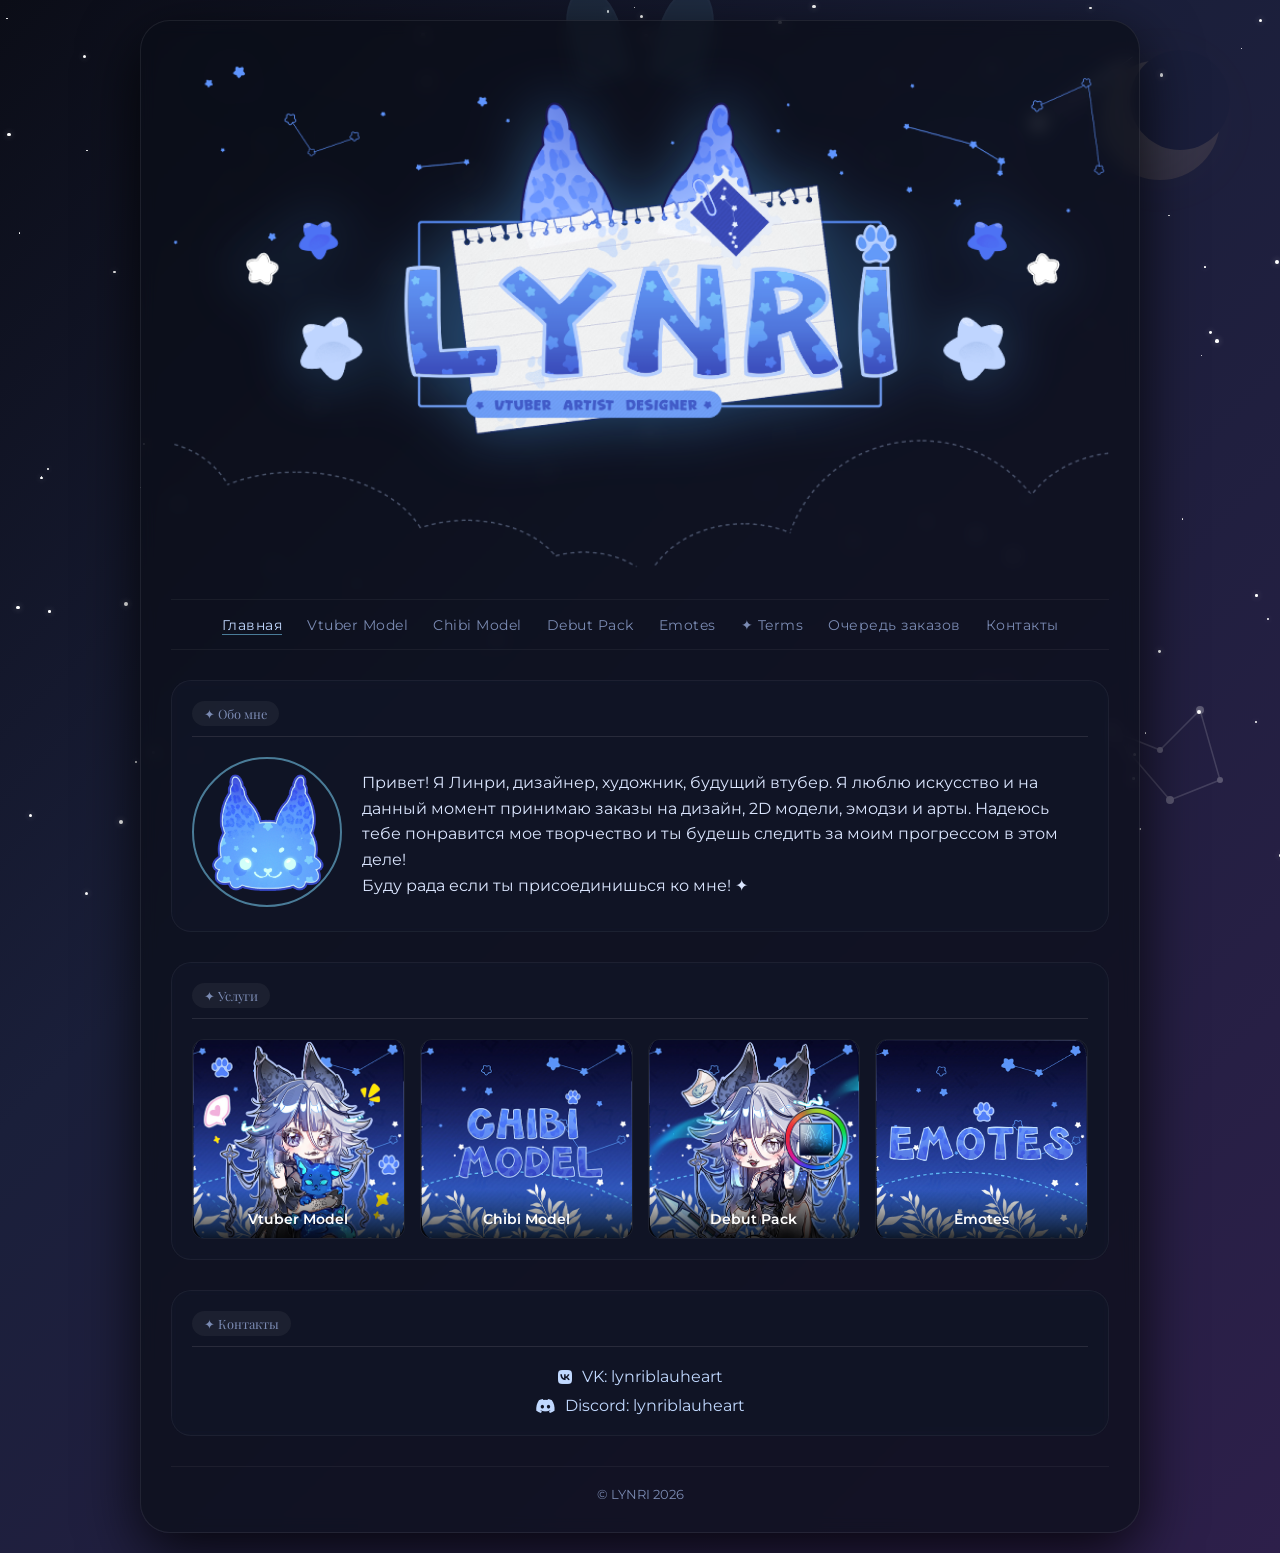
<file: index.html>
<!DOCTYPE html>
<html lang="ru">
<head>
    <meta charset="UTF-8">
    <meta name="viewport" content="width=device-width, initial-scale=1.0">
    <title>LYNRI — Портфолио</title>

    <!-- Шрифты (ваши + запасные) -->
    <link href="https://fonts.googleapis.com/css2?family=Playfair+Display:ital,wght@0,400;0,600;1,400&family=Montserrat:wght@300;400;500&display=swap" rel="stylesheet">
    <link rel="stylesheet" href="https://cdnjs.cloudflare.com/ajax/libs/font-awesome/6.4.0/css/all.min.css">
    <link rel="stylesheet" href="style.css">

    <style>
        /* Стили для главной страницы (будут в style.css, но для начала здесь) */
        /* Ниже основной CSS из style.css, можете просто скопировать в style.css */
    </style>
</head>
<body>

    <!-- =========================================================
        1. ДЕКОРАТИВНЫЕ ЭЛЕМЕНТЫ (ЗВЁЗДЫ, ЛУНА, СОЗВЕЗДИЕ)
        ========================================================= -->
    <div class="stars-wrapper">
        <div id="stars-container"></div>
        <div class="shooting-star"></div>
        <svg class="constellation" viewBox="0 0 200 150">
            <polyline points="30,80 70,40 120,60 160,20 180,90 130,110 70,40" />
            <circle cx="30" cy="80" r="3" />
            <circle cx="70" cy="40" r="4" />
            <circle cx="120" cy="60" r="3" />
            <circle cx="160" cy="20" r="4" />
            <circle cx="180" cy="90" r="3" />
            <circle cx="130" cy="110" r="4" />
        </svg>
        <div class="moon"></div>
        <div class="ears"></div>
    </div>

    <!-- =========================================================
        2. ОСНОВНОЙ КОНТЕЙНЕР
        ========================================================= -->
    <div class="container">

        <!-- ЛОГОТИП -->
        <div class="logo-header">
            <img src="images/logo.png" alt="LYNRI Logo">
        </div>


        <!-- =========================================================
            3. НАВИГАЦИЯ (МЕНЮ)
            ========================================================= -->
        <nav class="main-nav">
            <ul>
                <li><a href="index.html" class="highlight-link">Главная</a></li>
                <li><a href="pages/vtuber.html">Vtuber Model</a></li>
                <li><a href="pages/chibi.html">Chibi Model</a></li>
                <li><a href="pages/debut.html">Debut Pack</a></li>
                <li><a href="pages/emotes.html">Emotes</a></li>
                <li><a href="pages/terms.html">✦ Terms</a></li>
                <li><a href="pages/orders.html">Очередь заказов</a></li>
                <li><a href="#contact">Контакты</a></li>
            </ul>
        </nav>

        <!-- =========================================================
            4. БЛОК «ОБО МНЕ»
            ========================================================= -->
        <section id="about" class="section">
            <div class="section-title">
                <span>✦ Обо мне</span>
            </div>
            <div class="about-content">
                <div class="about-image">
                    <!-- Вставьте ваше фото -->
                    <img src="images/logo2.png" alt="LYNRI">
                </div>
                <div class="about-text">
                    <p>Привет! Я Линри, дизайнер, художник, будущий втубер. Я люблю искусство и на данный момент принимаю заказы на дизайн, 2D модели, эмодзи и арты. Надеюсь тебе понравится мое творчество и ты будешь следить за моим прогрессом в этом деле!</p>
                    <p>Буду рада если ты присоединишься ко мне! ✦</p>
                </div>
            </div>
        </section>

        <!-- =========================================================
            5. ПОРТФОЛИО / УСЛУГИ (краткая сетка)
            ========================================================= -->
        <section class="section">
            <div class="section-title">
                <span>✦ Услуги</span>
            </div>
            <div class="portfolio-grid">
                <a href="pages/vtuber.html" class="portfolio-card">
                    <img src="images/vtuber_icon.png" alt="Vtuber Model">
                    <div class="card-overlay">
                        <span>Vtuber Model</span>
                    </div>
                </a>
                <a href="pages/chibi.html" class="portfolio-card">
                    <img src="images/chibi_icon.png" alt="Chibi Model">
                    <div class="card-overlay">
                        <span>Chibi Model</span>
                    </div>
                </a>
                <a href="pages/debut.html" class="portfolio-card">
                    <img src="images/debut_icon.png" alt="Debut Pack">
                    <div class="card-overlay">
                        <span>Debut Pack</span>
                    </div>
                </a>
                <a href="pages/emotes.html" class="portfolio-card">
                    <img src="images/emotes_icon.png" alt="Emotes">
                    <div class="card-overlay">
                        <span>Emotes</span>
                    </div>
                </a>
            </div>
        </section>

        <!-- =========================================================
            6. БЛОК «КОНТАКТЫ»
            ========================================================= -->
        <section id="contact" class="section">
            <div class="section-title">
                <span>✦ Контакты</span>
            </div>
            <div class="contact-links">
                <a href="https://vk.com/lynriblauheart" target="_blank">
                    <i class="fa-brands fa-vk"></i> VK: lynriblauheart
                </a>
                <a>
                    <i class="fa-brands fa-discord"></i> Discord: lynriblauheart
                </a>
            </div>
        </section>

        <!-- ФУТЕР -->
        <div class="footer-note">
            <p>© LYNRI 2026</p>
        </div>

    </div>

    <script src="scripts.js"></script>
</body>
</html>
</file>
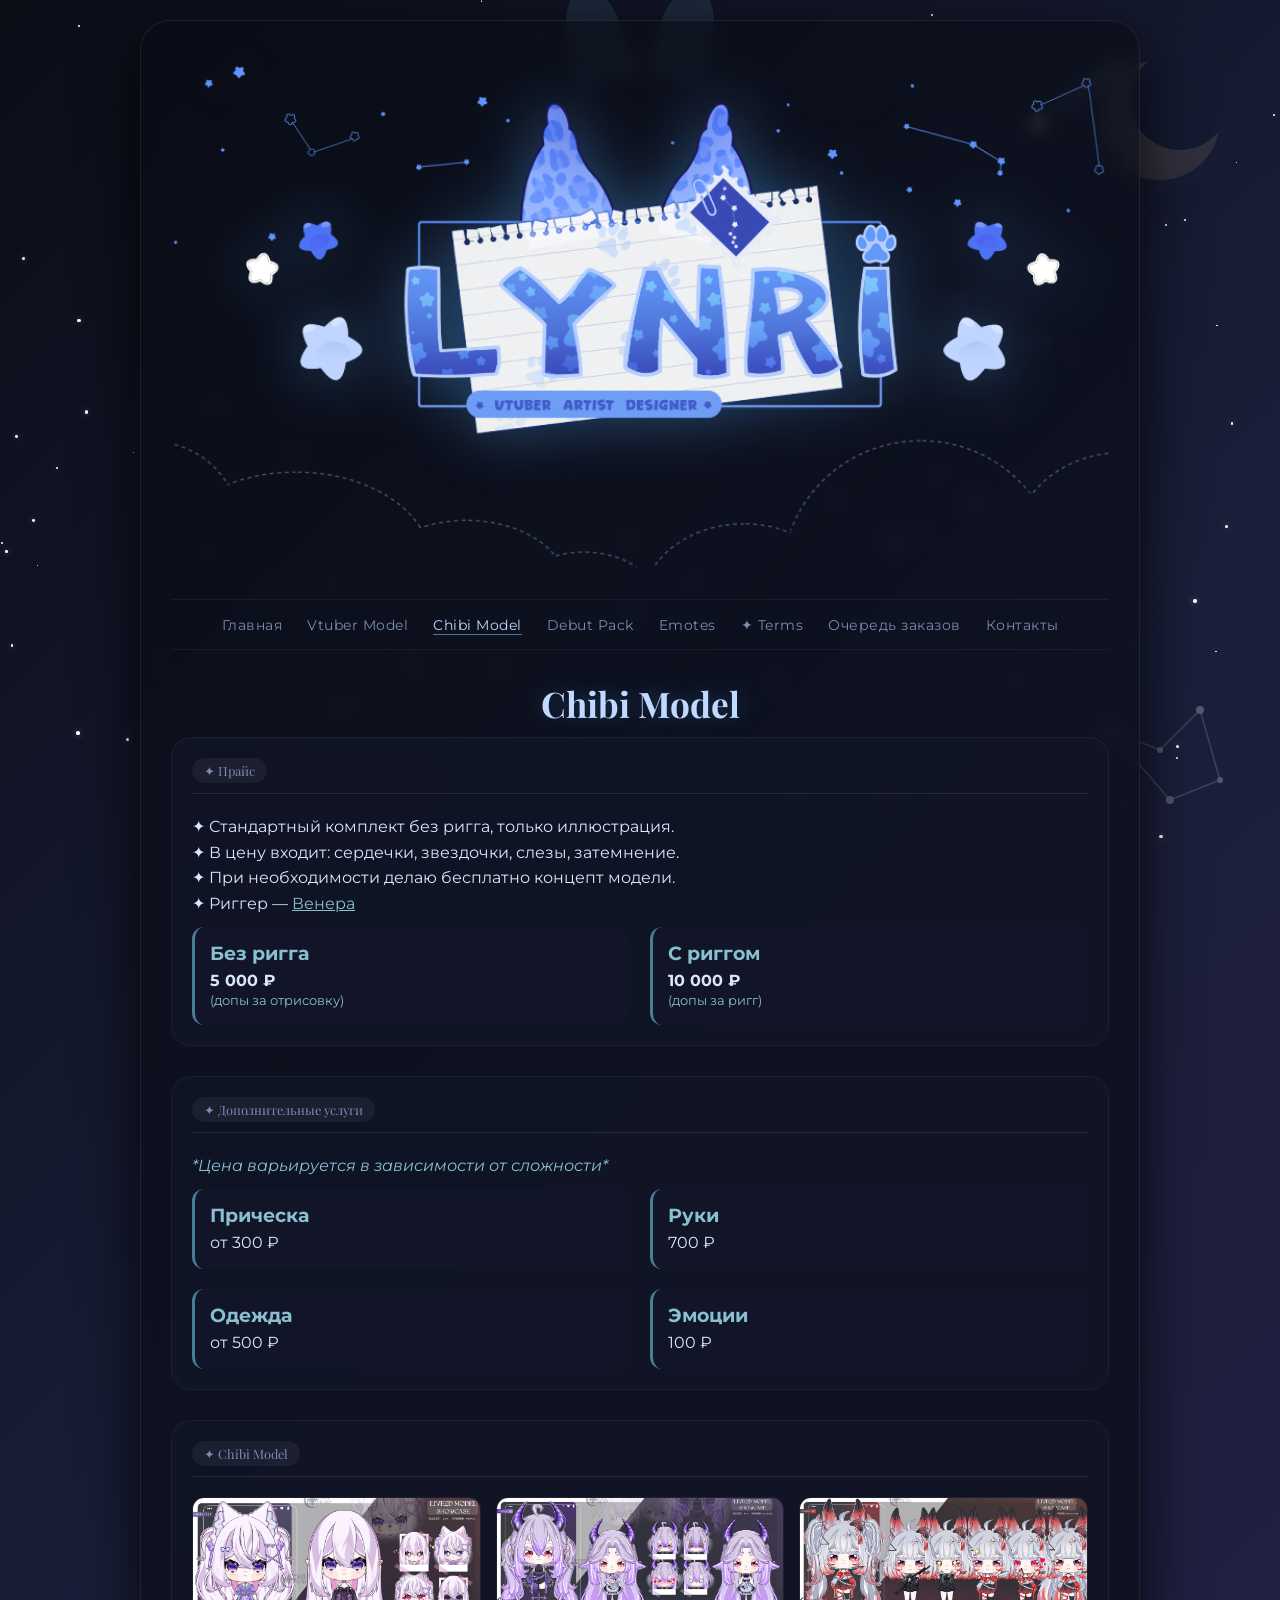
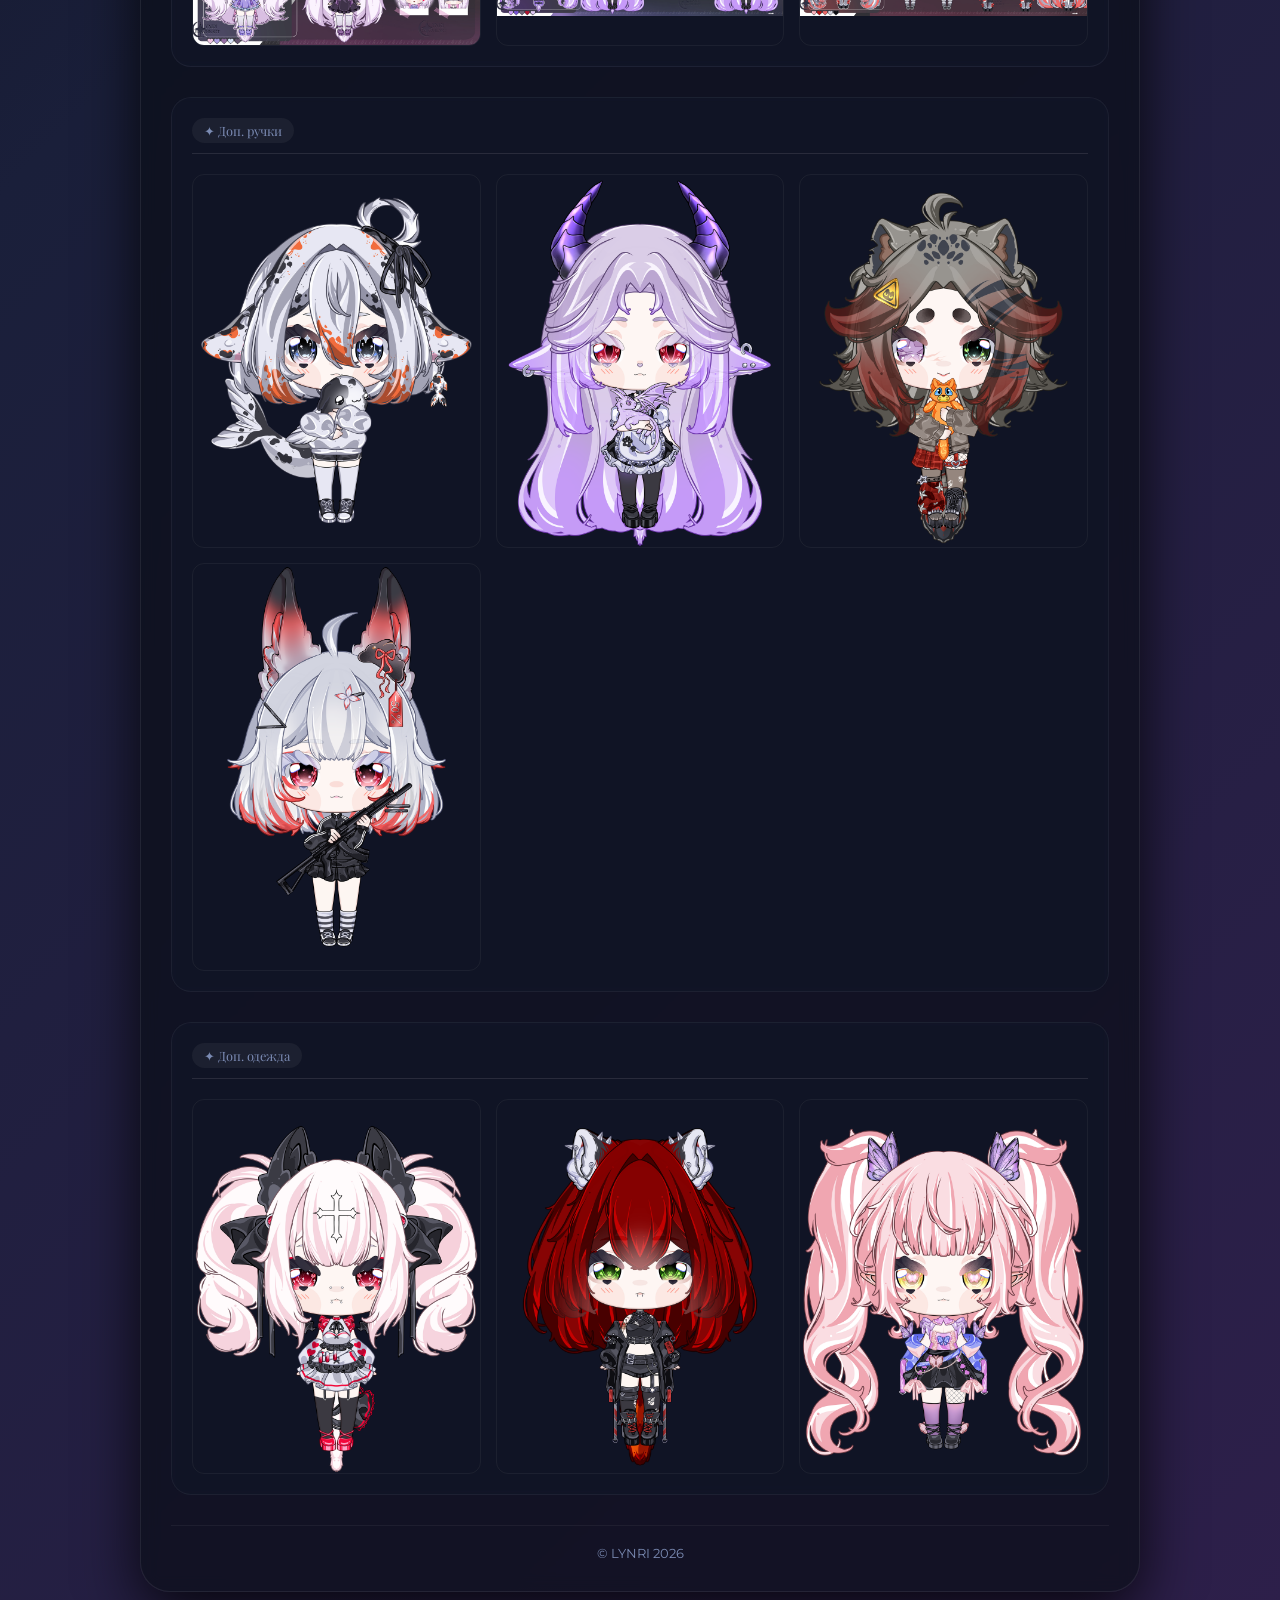
<file: pages/chibi.html>
<!DOCTYPE html>
<html lang="ru">
<head>
    <meta charset="UTF-8">
    <meta name="viewport" content="width=device-width, initial-scale=1.0">
    <title>LYNRI — Chibi Model</title>

    <!-- Шрифты + Иконки -->
    <link href="https://fonts.googleapis.com/css2?family=Playfair+Display:ital,wght@0,400;0,600;1,400&family=Montserrat:wght@300;400;500&display=swap" rel="stylesheet">
    <link rel="stylesheet" href="https://cdnjs.cloudflare.com/ajax/libs/font-awesome/6.4.0/css/all.min.css">
    <link rel="stylesheet" href="../style.css">

    <style>
        /* Специфичные стили для страницы Chibi Model (аналогично vtuber) */
        .page-title {
            font-family: 'Angelic Bonques', 'Playfair Display', serif;
            font-size: 2.2rem;
            color: #c1d9ff;
            text-shadow: 0 0 20px rgba(79, 172, 254, 0.3);
            text-align: center;
            margin-bottom: 10px;
        }

        .price-list {
            display: grid;
            grid-template-columns: 1fr 1fr;
            gap: 20px;
            margin-top: 10px;
        }

        .price-item {
            background: rgba(20, 25, 45, 0.4);
            padding: 15px;
            border-radius: 12px;
            border-left: 3px solid #4a7c98;
        }

        .price-item h3 {
            color: #88c0d0;
            margin-bottom: 5px;
        }

        .price-item p {
            color: #dbe6ff;
            line-height: 1.4;
        }

        /* Сетка для изображений */
        .image-grid {
            display: grid;
            grid-template-columns: repeat(auto-fit, minmax(250px, 1fr));
            gap: 15px;
            margin-top: 10px;
        }

        .image-item {
            border-radius: 12px;
            overflow: hidden;
            border: 1px solid rgba(255,255,255,0.05);
            transition: transform 0.2s, box-shadow 0.2s;
        }

        .image-item img {
            width: 100%;
            height: auto;
            display: block;
        }

        .image-item:hover {
            transform: scale(1.02);
            box-shadow: 0 0 30px rgba(79, 172, 254, 0.2);
        }

        .image-caption {
            padding: 10px;
            text-align: center;
            color: #7b8bb3;
            font-size: 0.85rem;
            background: rgba(0,0,0,0.3);
        }

        .sub-section-title {
            font-family: 'Angelic Bonques', 'Playfair Display', serif;
            color: #99b4e6;
            font-size: 1.4rem;
            margin: 20px 0 10px 0;
            border-bottom: 1px solid rgba(255,255,255,0.1);
            padding-bottom: 5px;
        }

        /* Адаптация для мобильных */
        @media (max-width: 700px) {
            .price-list {
                grid-template-columns: 1fr;
            }
            .image-grid {
                grid-template-columns: repeat(auto-fit, minmax(150px, 1fr));
            }
        }
    </style>
</head>
<body>

    <!-- =========================================================
        1. ДЕКОРАТИВНЫЕ ЭЛЕМЕНТЫ
        ========================================================= -->
    <div class="stars-wrapper">
        <div id="stars-container"></div>
        <div class="shooting-star"></div>
        <svg class="constellation" viewBox="0 0 200 150">
            <polyline points="30,80 70,40 120,60 160,20 180,90 130,110 70,40" />
            <circle cx="30" cy="80" r="3" />
            <circle cx="70" cy="40" r="4" />
            <circle cx="120" cy="60" r="3" />
            <circle cx="160" cy="20" r="4" />
            <circle cx="180" cy="90" r="3" />
            <circle cx="130" cy="110" r="4" />
        </svg>
        <div class="moon"></div>
        <div class="ears"></div>
    </div>

    <!-- =========================================================
        2. ОСНОВНОЙ КОНТЕЙНЕР
        ========================================================= -->
    <div class="container">

        <!-- ЛОГОТИП -->
        <div class="logo-header">
            <img src="../images/logo.png" alt="LYNRI Logo">
        </div>

        <!-- =========================================================
            3. НАВИГАЦИЯ (МЕНЮ)
            ========================================================= -->
        <nav class="main-nav">
            <ul>
                <li><a href="../index.html">Главная</a></li>
                <li><a href="vtuber.html">Vtuber Model</a></li>
                <li><a href="chibi.html" class="highlight-link">Chibi Model</a></li>
                <li><a href="debut.html">Debut Pack</a></li>
                <li><a href="emotes.html">Emotes</a></li>
                <li><a href="terms.html">✦ Terms</a></li>
                <li><a href="orders.html">Очередь заказов</a></li>
                <li><a href="../index.html#contact">Контакты</a></li>
            </ul>
        </nav>

        <!-- =========================================================
            4. ОСНОВНОЙ КОНТЕНТ
            ========================================================= -->
        <h1 class="page-title">Chibi Model</h1>

        <!-- ОПИСАНИЕ И ПРАЙС -->
        <section class="section">
            <div class="section-title">
                <span>✦ Прайс</span>
            </div>
            <div class="about-text">
                <p>✦ Стандартный комплект без ригга, только иллюстрация.</p>
                <p>✦ В цену входит: сердечки, звездочки, слезы, затемнение.</p>
                <p>✦ При необходимости делаю бесплатно концепт модели.</p>
                <p>✦ Риггер — <a href="https://vk.com/witch_business" target="_blank" style="color: #88c0d0;">Венера</a></p>
            </div>
            <div class="price-list">
                <div class="price-item">
                    <h3>Без ригга</h3>
                    <p><strong>5 000 ₽</strong></p>
                    <p style="color: #88c0d0; font-size: 0.8rem;">(допы за отрисовку)</p>
                </div>
                <div class="price-item">
                    <h3>С риггом</h3>
                    <p><strong>10 000 ₽</strong></p>
                    <p style="color: #88c0d0; font-size: 0.8rem;">(допы за ригг)</p>
                </div>
            </div>
        </section>

        <!-- ДОПОЛНИТЕЛЬНЫЕ УСЛУГИ -->
        <section class="section">
            <div class="section-title">
                <span>✦ Дополнительные услуги</span>
            </div>
            <div class="about-text">
                <p style="color: #88c0d0; font-style: italic;">*Цена варьируется в зависимости от сложности*</p>
            </div>
            <div class="price-list">
                <div class="price-item">
                    <h3>Прическа</h3>
                    <p>от 300 ₽</p>
                </div>
                <div class="price-item">
                    <h3>Руки</h3>
                    <p>700 ₽</p>
                </div>
                <div class="price-item">
                    <h3>Одежда</h3>
                    <p>от 500 ₽</p>
                </div>
                <div class="price-item">
                    <h3>Эмоции</h3>
                    <p>100 ₽</p>
                </div>
            </div>
        </section>

        <!-- ГАЛЕРЕЯ: ЧИБИ МОДЕЛИ -->
        <section class="section">
            <div class="section-title">
                <span>✦ Chibi Model</span>
            </div>
            <div class="image-grid">
                <!-- ЗАМЕНИТЕ ПУТИ НА ВАШИ ИЗОБРАЖЕНИЯ -->
                <div class="image-item">
                    <img src="../images/chibi1.jpg" alt="Chibi 1">
                </div>
                <div class="image-item">
                    <img src="../images/chibi2.jpg" alt="Chibi 2">
                </div>
                <div class="image-item">
                    <img src="../images/chibi3.jpg" alt="Chibi 3">
                </div>
            </div>
        </section>

        <!-- ГАЛЕРЕЯ: ДОП. РУЧКИ -->
        <section class="section">
            <div class="section-title">
                <span>✦ Доп. ручки</span>
            </div>
            <div class="image-grid">
                <div class="image-item">
                    <img src="../images/hands1.png" alt="Hand 1">
                </div>
                <div class="image-item">
                    <img src="../images/hands2.png" alt="Hand 2">
                </div>
                <div class="image-item">
                    <img src="../images/hands3.png" alt="Hand 3">
                </div>
                <div class="image-item">
                    <img src="../images/hands4.png" alt="Hand 4">
                </div>
            </div>
        </section>

        <!-- ГАЛЕРЕЯ: ДОП. ОДЕЖДА -->
        <section class="section">
            <div class="section-title">
                <span>✦ Доп. одежда</span>
            </div>
            <div class="image-grid">
                <div class="image-item">
                    <img src="../images/cloth1.png" alt="Clothing 1">
                </div>
                <div class="image-item">
                    <img src="../images/cloth2.png" alt="Clothing 2">
                </div>
                <div class="image-item">
                    <img src="../images/cloth3.png" alt="Clothing 3">
                </div>
            </div>
        </section>

        <!-- ФУТЕР -->
        <div class="footer-note">
            <p>© LYNRI 2026</p>
        </div>

    </div>


    <div id="lightbox-modal" style="display:none; position:fixed; top:0; left:0; width:100%; height:100%; background:rgba(0,0,0,0.9); z-index:9999; justify-content:center; align-items:center; cursor:pointer;">
        <span style="position:absolute; top:20px; right:30px; color:#fff; font-size:40px; font-weight:bold; cursor:pointer;">×</span>
        <img id="lightbox-image" style="max-width:90%; max-height:90%; border-radius:8px; box-shadow:0 0 30px rgba(0,0,0,0.5);">
    </div>

    <script src="../scripts.js"></script>
</body>
</html>
</file>
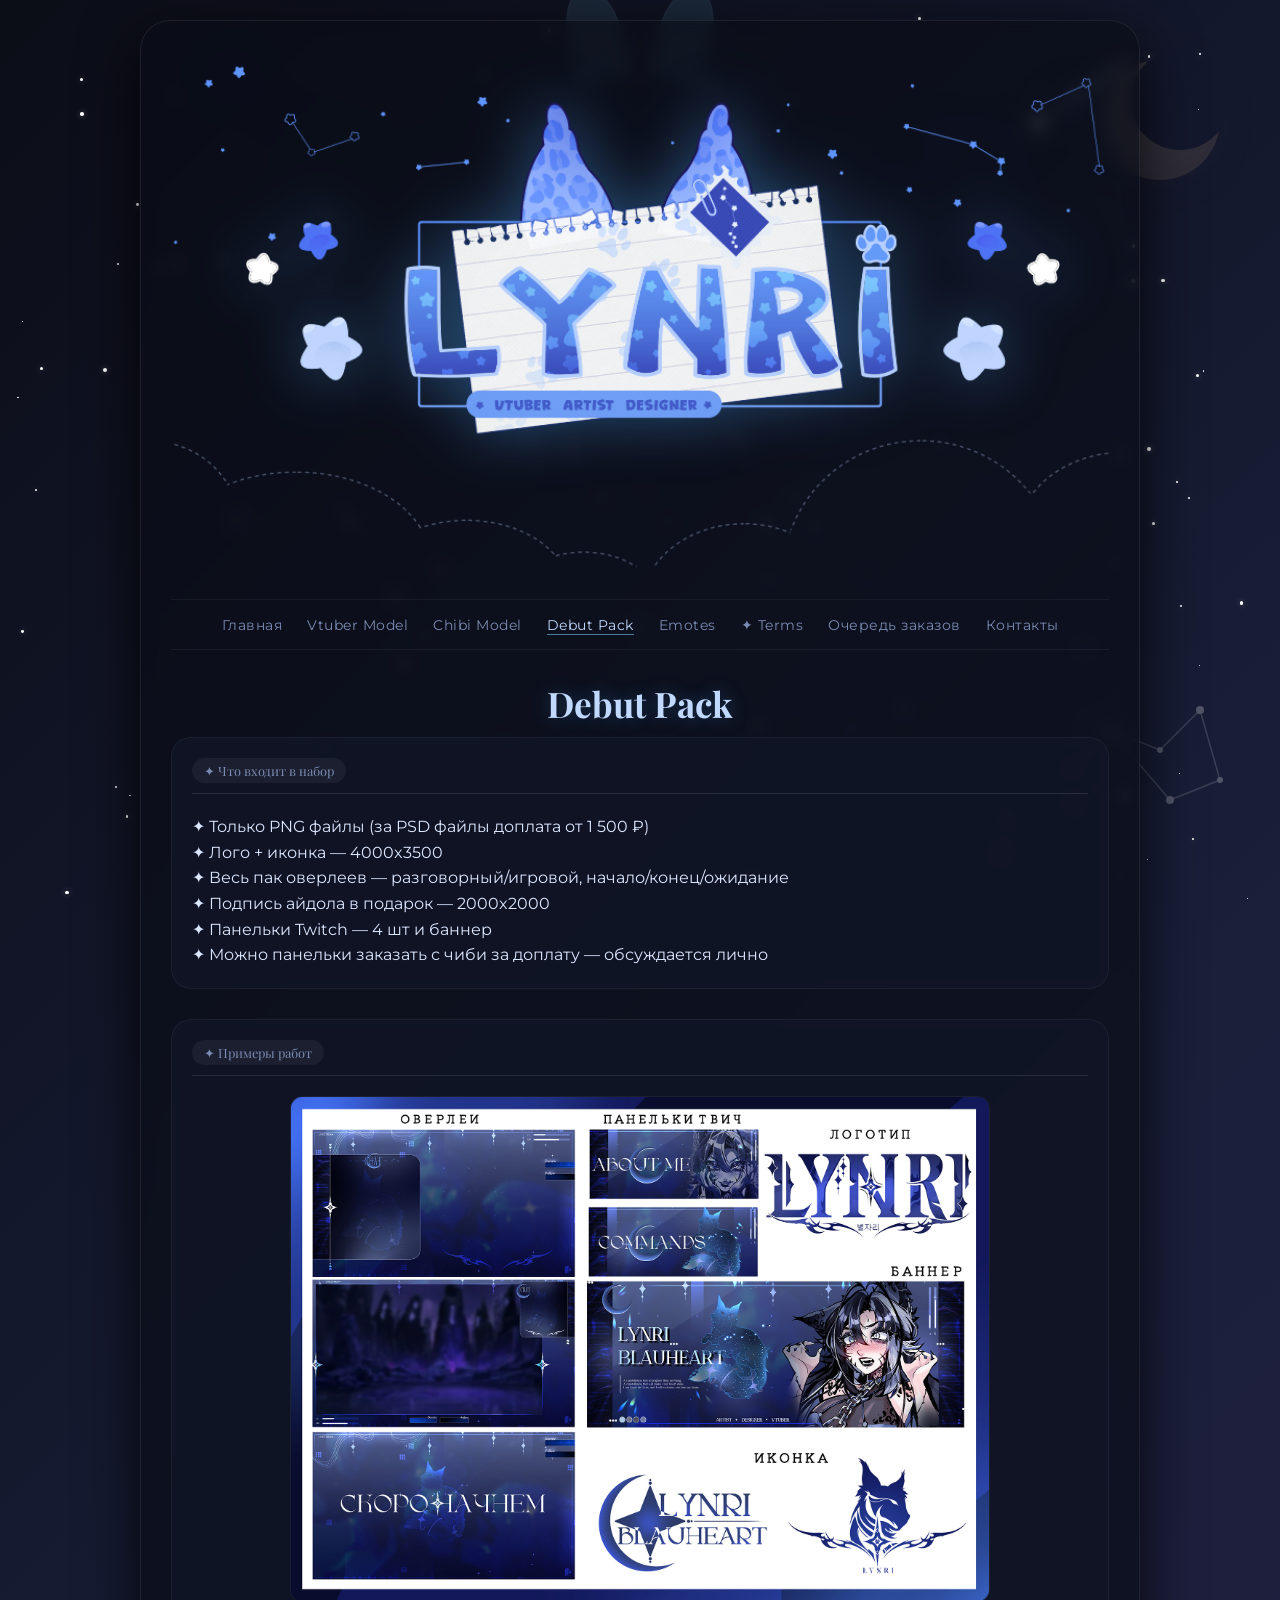
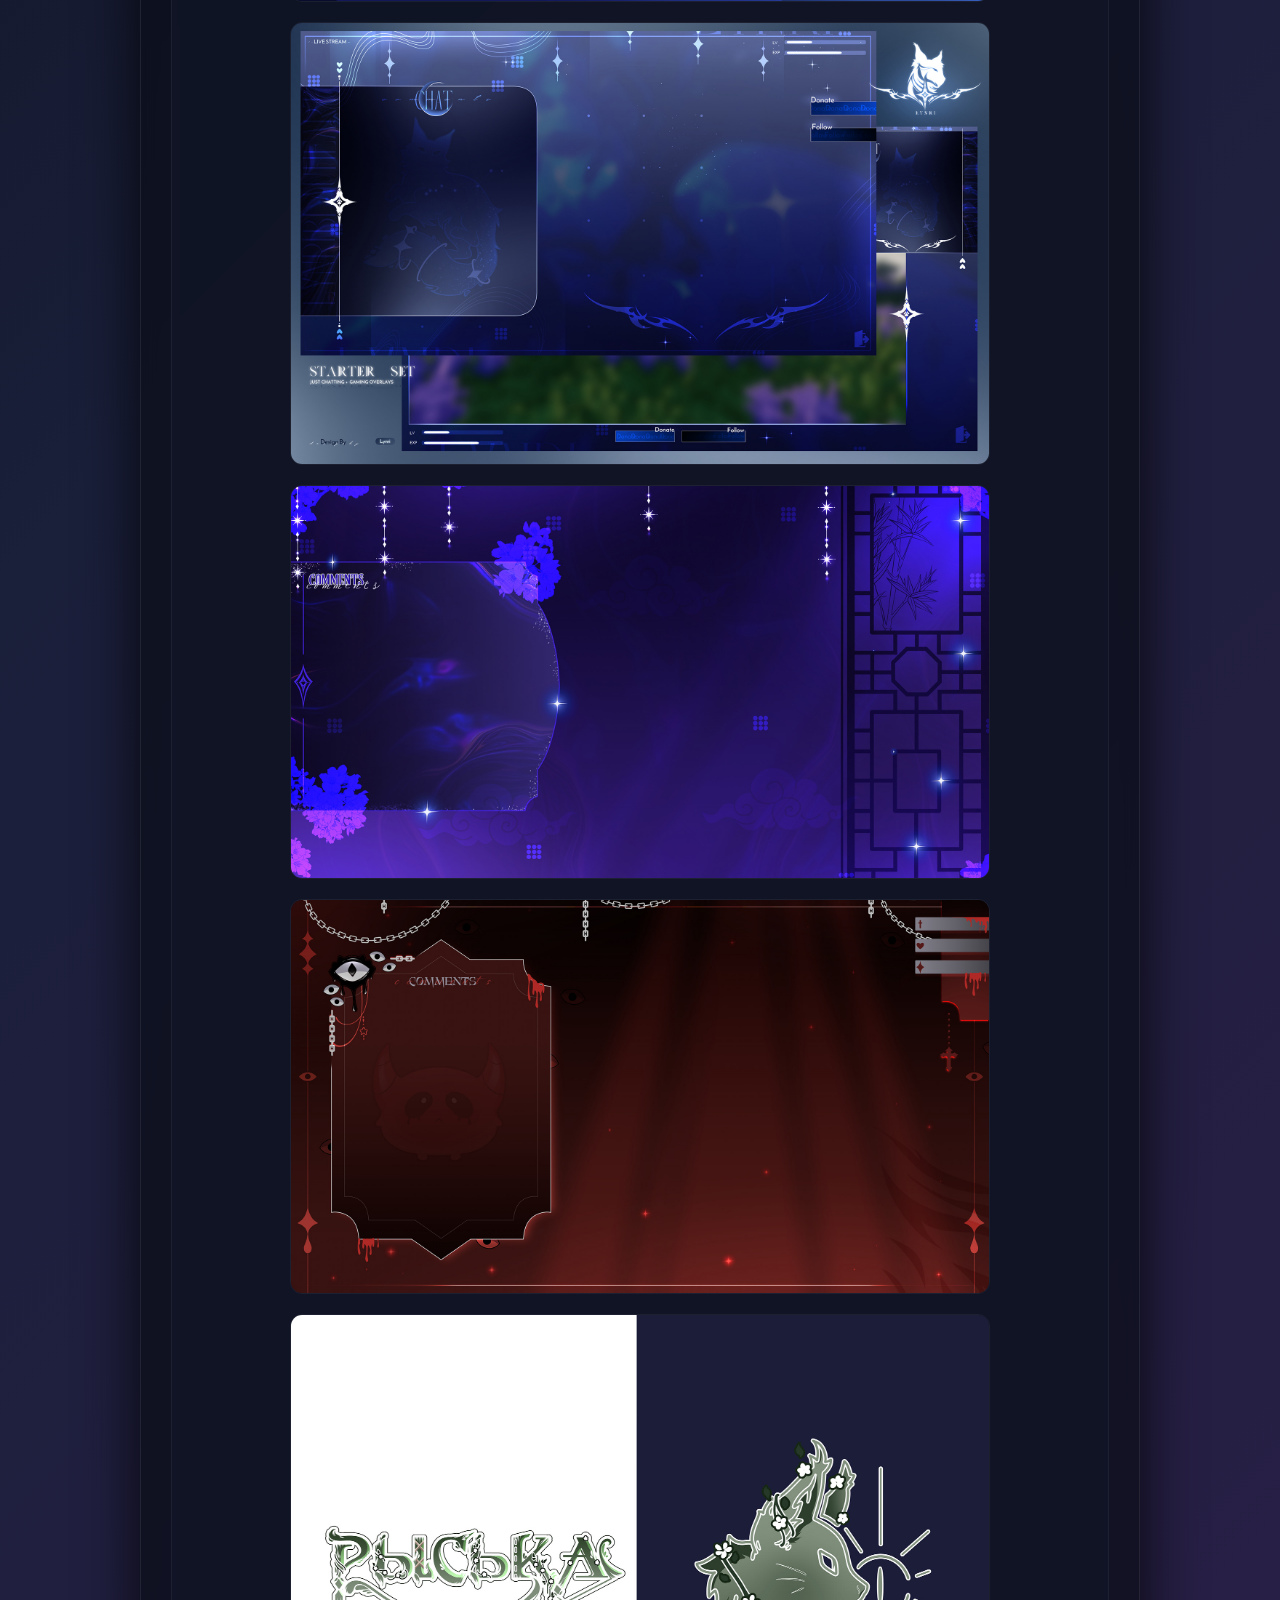
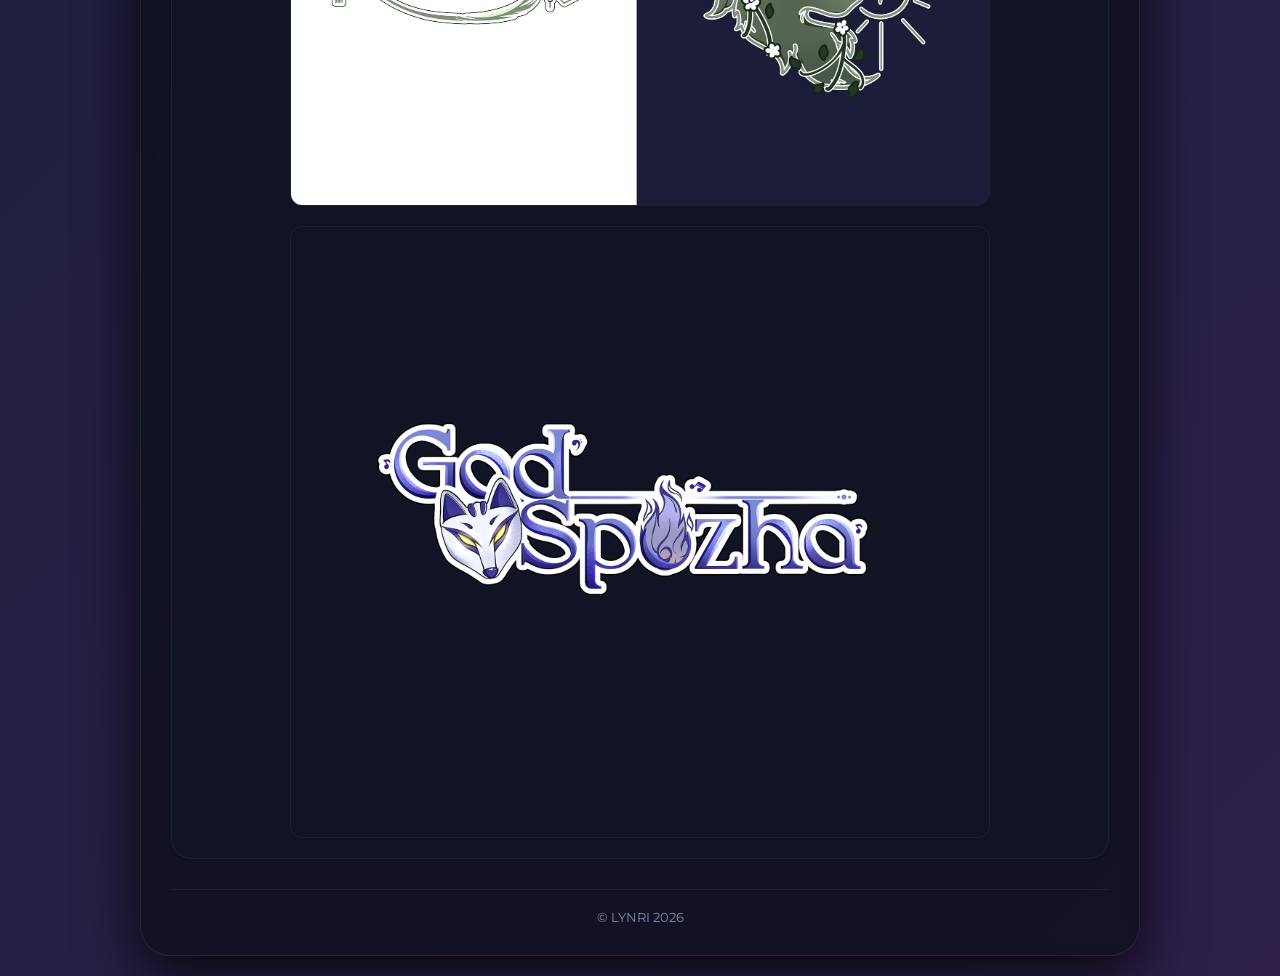
<file: pages/debut.html>
<!DOCTYPE html>
<html lang="ru">
<head>
    <meta charset="UTF-8">
    <meta name="viewport" content="width=device-width, initial-scale=1.0">
    <title>LYNRI — Debut Pack</title>

    <!-- Шрифты + Иконки -->
    <link href="https://fonts.googleapis.com/css2?family=Playfair+Display:ital,wght@0,400;0,600;1,400&family=Montserrat:wght@300;400;500&display=swap" rel="stylesheet">
    <link rel="stylesheet" href="https://cdnjs.cloudflare.com/ajax/libs/font-awesome/6.4.0/css/all.min.css">
    <link rel="stylesheet" href="../style.css">

    <style>
        /* Специфичные стили для страницы Debut Pack */
        .page-title {
            font-family: 'Angelic Bonques', 'Playfair Display', serif;
            font-size: 2.2rem;
            color: #c1d9ff;
            text-shadow: 0 0 20px rgba(79, 172, 254, 0.3);
            text-align: center;
            margin-bottom: 10px;
        }

        .price-list {
            display: grid;
            grid-template-columns: 1fr 1fr;
            gap: 20px;
            margin-top: 10px;
        }

        .price-item {
            background: rgba(20, 25, 45, 0.4);
            padding: 15px;
            border-radius: 12px;
            border-left: 3px solid #4a7c98;
        }

        .price-item h3 {
            color: #88c0d0;
            margin-bottom: 5px;
        }

        .price-item p {
            color: #dbe6ff;
            line-height: 1.4;
        }

        /* Сетка для изображений */
        .image-grid {
            display: grid;
            grid-template-columns: 1fr; /* Одна колонка = каждое изображение на новой строке */
            gap: 20px;
            margin-top: 10px;
            max-width: 700px; /* Чтобы широкие картинки не растягивались на весь экран */
            margin-left: auto;
            margin-right: auto;
        }

        .image-item {
            border-radius: 12px;
            overflow: hidden;
            border: 1px solid rgba(255,255,255,0.05);
            transition: transform 0.2s, box-shadow 0.2s;
        }

        .image-item img {
            width: 100%;
            height: auto;
            display: block;
            cursor: pointer;
        }

        .image-item:hover {
            transform: scale(1.02);
            box-shadow: 0 0 30px rgba(79, 172, 254, 0.2);
        }

        .image-caption {
            padding: 10px;
            text-align: center;
            color: #7b8bb3;
            font-size: 0.85rem;
            background: rgba(0,0,0,0.3);
        }

        /* Адаптация для мобильных */
        @media (max-width: 700px) {
            .price-list {
                grid-template-columns: 1fr;
            }
            .image-grid {
                grid-template-columns: repeat(auto-fit, minmax(150px, 1fr));
            }
        }
    </style>
</head>
<body>

    <!-- =========================================================
        1. ДЕКОРАТИВНЫЕ ЭЛЕМЕНТЫ
        ========================================================= -->
    <div class="stars-wrapper">
        <div id="stars-container"></div>
        <div class="shooting-star"></div>
        <svg class="constellation" viewBox="0 0 200 150">
            <polyline points="30,80 70,40 120,60 160,20 180,90 130,110 70,40" />
            <circle cx="30" cy="80" r="3" />
            <circle cx="70" cy="40" r="4" />
            <circle cx="120" cy="60" r="3" />
            <circle cx="160" cy="20" r="4" />
            <circle cx="180" cy="90" r="3" />
            <circle cx="130" cy="110" r="4" />
        </svg>
        <div class="moon"></div>
        <div class="ears"></div>
    </div>

    <!-- =========================================================
        2. ОСНОВНОЙ КОНТЕЙНЕР
        ========================================================= -->
    <div class="container">

        <!-- ЛОГОТИП -->
        <div class="logo-header">
            <img src="../images/logo.png" alt="LYNRI Logo">
        </div>

        <!-- =========================================================
            3. НАВИГАЦИЯ (МЕНЮ)
            ========================================================= -->
        <nav class="main-nav">
            <ul>
                <li><a href="../index.html">Главная</a></li>
                <li><a href="vtuber.html">Vtuber Model</a></li>
                <li><a href="chibi.html">Chibi Model</a></li>
                <li><a href="debut.html" class="highlight-link">Debut Pack</a></li>
                <li><a href="emotes.html">Emotes</a></li>
                <li><a href="terms.html">✦ Terms</a></li>
                <li><a href="orders.html">Очередь заказов</a></li>
                <li><a href="../index.html#contact">Контакты</a></li>
            </ul>
        </nav>

        <!-- =========================================================
            4. ОСНОВНОЙ КОНТЕНТ
            ========================================================= -->
        <h1 class="page-title">Debut Pack</h1>

        <!-- ОПИСАНИЕ НАБОРА -->
        <section class="section">
            <div class="section-title">
                <span>✦ Что входит в набор</span>
            </div>
            <div class="about-text">
                <p>✦ Только PNG файлы (за PSD файлы доплата от 1 500 ₽)</p>
                <p>✦ Лого + иконка — 4000x3500</p>
                <p>✦ Весь пак оверлеев — разговорный/игровой, начало/конец/ожидание</p>
                <p>✦ Подпись айдола в подарок — 2000x2000</p>
                <p>✦ Панельки Twitch — 4 шт и баннер</p>
                <p>✦ Можно панельки заказать с чиби за доплату — обсуждается лично</p>
            </div>
        </section>

        <!-- ГАЛЕРЕЯ: ПРИМЕРЫ РАБОТ -->
        <section class="section">
            <div class="section-title">
                <span>✦ Примеры работ</span>
            </div>
            <div class="image-grid">
                <div class="image-item">
                    <img src="../images/debut_pack.jpg" alt="Debut Pack 1">
                </div>
                
                <div class="image-item">
                    <img src="../images/debut1.jpg" alt="Debut Pack 1">
                </div>
                <div class="image-item">
                    <img src="../images/debut2.jpg" alt="Debut Pack 2">
                </div>
                <div class="image-item">
                    <img src="../images/debut3.jpg" alt="Debut Pack 3">
                </div>
                <div class="image-item">
                    <img src="../images/debut4.jpg" alt="Debut Pack 4">
                </div>
                <div class="image-item">
                    <img src="../images/debut5.png" alt="Debut Pack 5">
                </div>
            </div>
        </section>

        <!-- ФУТЕР -->
        <div class="footer-note">
            <p>© LYNRI 2026</p>
        </div>

    </div>

    <div id="lightbox-modal" style="display:none; position:fixed; top:0; left:0; width:100%; height:100%; background:rgba(0,0,0,0.9); z-index:9999; justify-content:center; align-items:center; cursor:pointer;">
        <span style="position:absolute; top:20px; right:30px; color:#fff; font-size:40px; font-weight:bold; cursor:pointer;">×</span>
        <img id="lightbox-image" style="max-width:90%; max-height:90%; border-radius:8px; box-shadow:0 0 30px rgba(0,0,0,0.5);">
    </div>

    <script src="../scripts.js"></script>

</body>
</html>
</file>
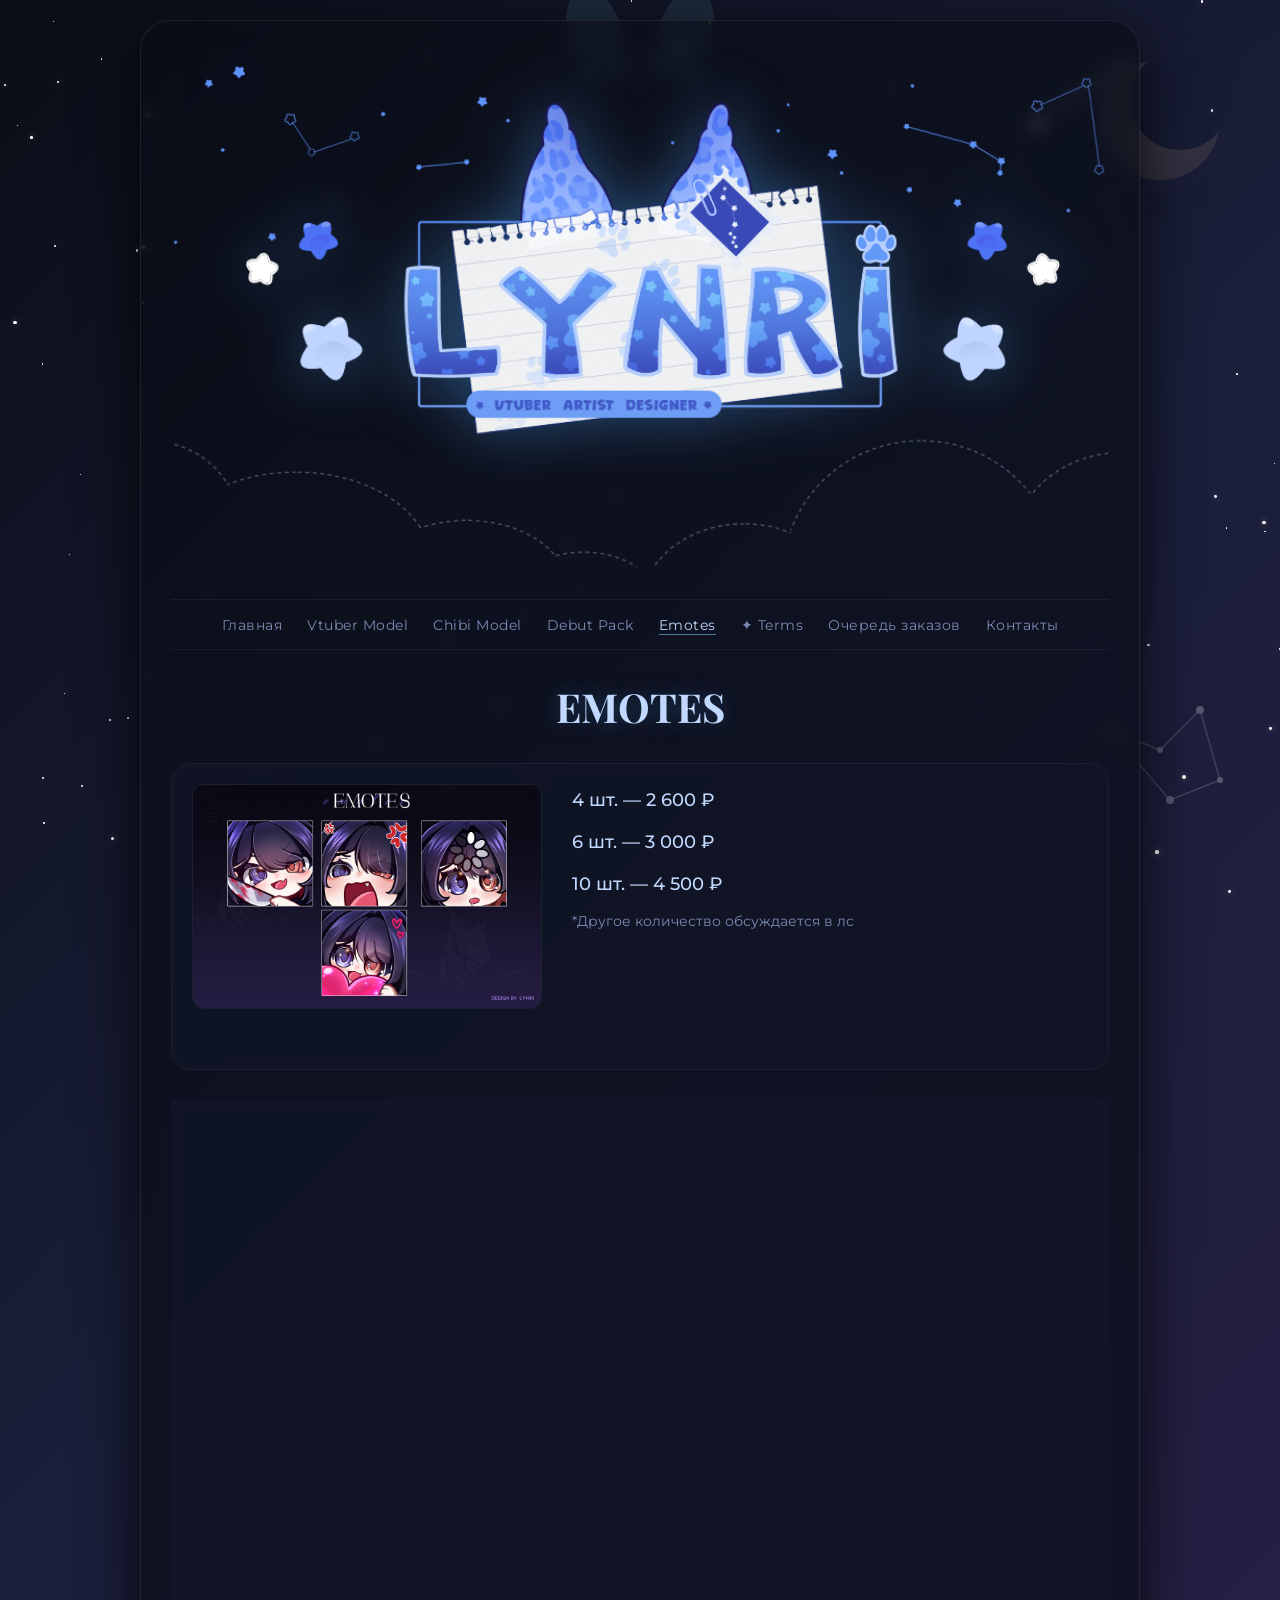
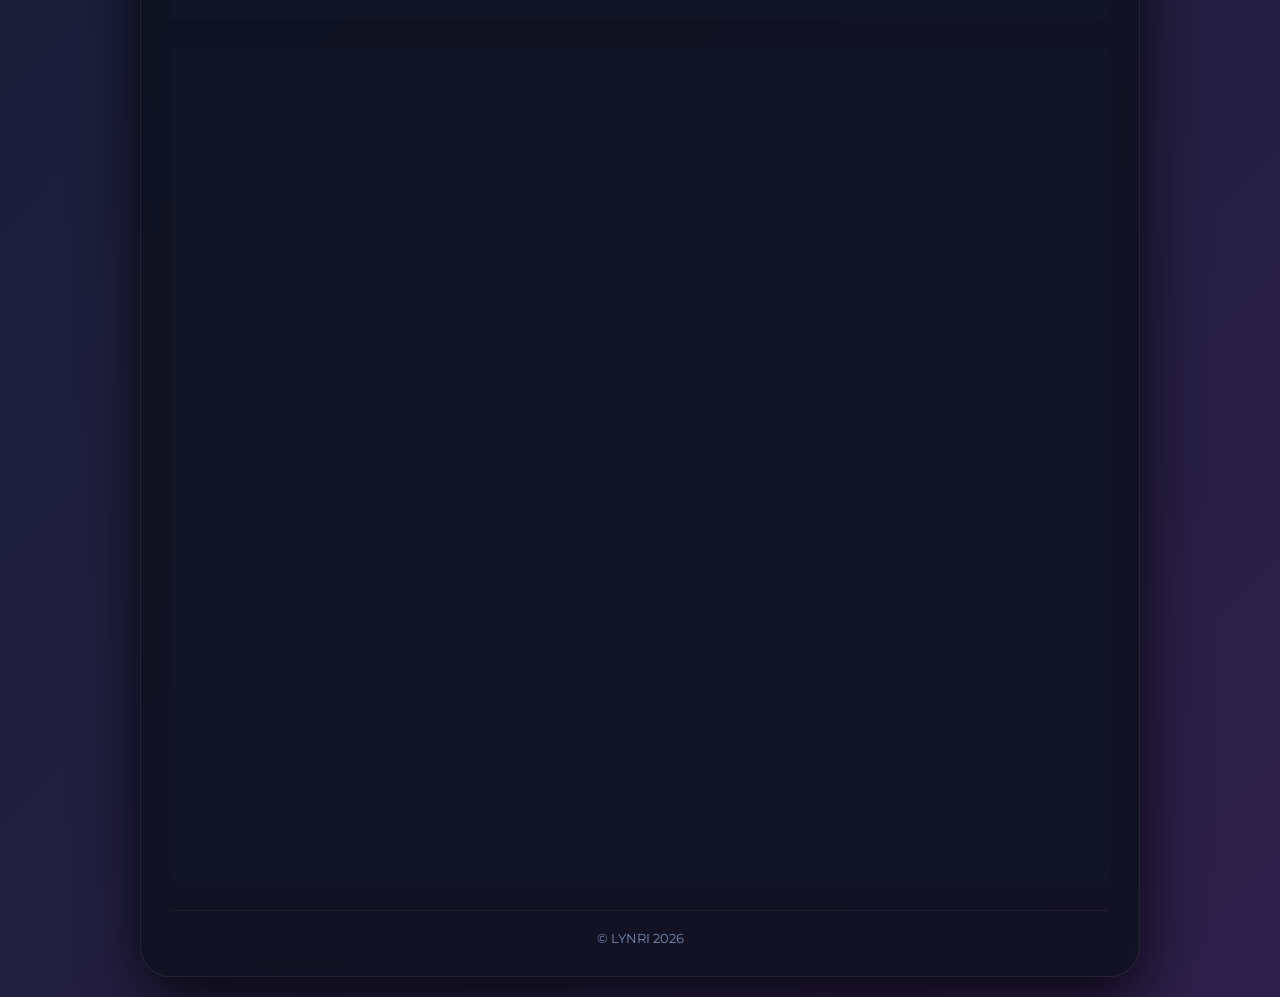
<file: pages/emotes.html>
<!DOCTYPE html>
<html lang="ru">
<head>
    <meta charset="UTF-8">
    <meta name="viewport" content="width=device-width, initial-scale=1.0">
    <title>LYNRI — Emotes</title>

    <!-- Шрифты + Иконки -->
    <link href="https://fonts.googleapis.com/css2?family=Playfair+Display:ital,wght@0,400;0,600;1,400&family=Montserrat:wght@300;400;500&display=swap" rel="stylesheet">
    <link rel="stylesheet" href="https://cdnjs.cloudflare.com/ajax/libs/font-awesome/6.4.0/css/all.min.css">
    <link rel="stylesheet" href="../style.css">

    <style>
        /* Специфичные стили для страницы Emotes */
        .page-title {
            font-family: 'Angelic Bonques', 'Playfair Display', serif;
            font-size: 2.5rem;
            color: #c1d9ff;
            text-shadow: 0 0 20px rgba(79, 172, 254, 0.3);
            text-align: center;
            margin-bottom: 30px;
        }

        /* Макет с картинкой слева и текстом справа */
        .image-text-layout {
            display: flex;
            gap: 30px;
            align-items: flex-start;
            margin-bottom: 40px;
        }

        .image-text-layout .image-side {
            flex: 0 0 350px; /* Фиксированная ширина для картинки */
            max-width: 350px;
        }

        .image-text-layout .image-side img {
            width: 100%;
            height: auto;
            display: block;
            border-radius: 12px;
            border: 1px solid rgba(255,255,255,0.05);
            cursor: pointer;
            transition: transform 0.2s, box-shadow 0.2s;
        }

        .image-text-layout .image-side img:hover {
            transform: scale(1.02);
            box-shadow: 0 0 30px rgba(79, 172, 254, 0.2);
        }

        .image-text-layout .text-side {
            flex: 1;
            min-width: 200px;
        }

        .text-side h3 {
            font-family: 'Angelic Bonques', 'Playfair Display', serif;
            color: #99b4e6;
            font-size: 1.6rem;
            margin-bottom: 15px;
        }

        .text-side p {
            color: #dbe6ff;
            line-height: 1.8;
            margin-bottom: 10px;
        }

        .text-side p.price {
            font-size: 1.1rem;
            font-weight: 500;
            color: #c1d9ff;
        }

        .text-side p.note {
            color: #7b8bb3;
            font-size: 0.9rem;
        }

        /* Адаптация для мобильных */
        @media (max-width: 700px) {
            .image-text-layout {
                flex-direction: column;
                align-items: center;
            }
            .image-text-layout .image-side {
                flex: 0 0 auto;
                max-width: 100%;
                width: 100%;
            }
            .image-text-layout .text-side {
                width: 100%;
                text-align: left;
            }
        }
    </style>
</head>
<body>

    <!-- =========================================================
        1. ДЕКОРАТИВНЫЕ ЭЛЕМЕНТЫ
        ========================================================= -->
    <div class="stars-wrapper">
        <div id="stars-container"></div>
        <div class="shooting-star"></div>
        <svg class="constellation" viewBox="0 0 200 150">
            <polyline points="30,80 70,40 120,60 160,20 180,90 130,110 70,40" />
            <circle cx="30" cy="80" r="3" />
            <circle cx="70" cy="40" r="4" />
            <circle cx="120" cy="60" r="3" />
            <circle cx="160" cy="20" r="4" />
            <circle cx="180" cy="90" r="3" />
            <circle cx="130" cy="110" r="4" />
        </svg>
        <div class="moon"></div>
        <div class="ears"></div>
    </div>

    <!-- =========================================================
        2. ОСНОВНОЙ КОНТЕЙНЕР
        ========================================================= -->
    <div class="container">

        <!-- ЛОГОТИП -->
        <div class="logo-header">
            <img src="../images/logo.png" alt="LYNRI Logo">
        </div>

        <!-- =========================================================
            3. НАВИГАЦИЯ (МЕНЮ)
            ========================================================= -->
        <nav class="main-nav">
            <ul>
                <li><a href="../index.html">Главная</a></li>
                <li><a href="vtuber.html">Vtuber Model</a></li>
                <li><a href="chibi.html">Chibi Model</a></li>
                <li><a href="debut.html">Debut Pack</a></li>
                <li><a href="emotes.html" class="highlight-link">Emotes</a></li>
                <li><a href="terms.html">✦ Terms</a></li>
                <li><a href="orders.html">Очередь заказов</a></li>
                <li><a href="../index.html#contact">Контакты</a></li>
            </ul>
        </nav>

        <!-- =========================================================
            4. ОСНОВНОЙ КОНТЕНТ
            ========================================================= -->
        <h1 class="page-title">EMOTES</h1>

        <!-- БЛОК 1: ЭМОТЫ (ЦЕНЫ) -->
        <section class="section">
            <div class="image-text-layout">
                <div class="image-side">
                    <!-- ЗАМЕНИТЕ ПУТЬ НА ВАШЕ ИЗОБРАЖЕНИЕ С ЭМОТАМИ -->
                    <img src="../images/emotes1.jpg" alt="Emotes">
                </div>
                <div class="text-side">
                    <p class="price">4 шт. — 2 600 ₽</p>
                    <p class="price">6 шт. — 3 000 ₽</p>
                    <p class="price">10 шт. — 4 500 ₽</p>
                    <p class="note">*Другое количество обсуждается в лс</p>
                </div>
            </div>
        </section>

        <!-- БЛОК 2: PANELS / ART / PNG -->
        <section class="section">
            <div class="image-text-layout">
                <div class="image-side">
                    <!-- ЗАМЕНИТЕ ПУТЬ НА ВАШЕ ИЗОБРАЖЕНИЕ С ЧИБИ -->
                    <img src="../images/panel1.png" alt="Panels">
                </div>
                <div class="text-side">
                    <h3>Panels | Art | PNG</h3>
                    <p class="price">Хэд — 1 900 ₽</p>
                    <p class="price">Халф — 2 900 ₽</p>
                    <p class="price">Фулл — 3 700 ₽</p>
                    <p class="note">*Нарезать под анимацию (алерт/арт) — 1 500 ₽</p>
                    <p class="note">*Цена за фон/нарезку арта зависит от сложности — от 1 000 ₽</p>
                    <p class="note">*За сложного и детального персонажа доплата от 500 ₽</p>
                    <p class="note">*На PNG формате будет нарезано несколько частей и данный арт будет подходить для pngtuber+</p>
                </div>
            </div>
        </section>

        <!-- БЛОК 3: БОЛЬШАЯ КАРТИНКА (ПРИМЕР РАБОТЫ) -->
        <section class="section">
            <div class="image-text-layout" style="display: block; text-align: center;">
                <div class="image-side" style="margin: 0 auto; max-width: 600px;">
                    <!-- ЗАМЕНИТЕ ПУТЬ НА ВАШЕ БОЛЬШОЕ ИЗОБРАЖЕНИЕ -->
                    <img src="../images/panel2.png" alt="Panels Example">
                </div>
            </div>
        </section>

        <!-- ФУТЕР -->
        <div class="footer-note">
            <p>© LYNRI 2026</p>
        </div>

    </div>

    <div id="lightbox-modal" style="display:none; position:fixed; top:0; left:0; width:100%; height:100%; background:rgba(0,0,0,0.9); z-index:9999; justify-content:center; align-items:center; cursor:pointer;">
        <span style="position:absolute; top:20px; right:30px; color:#fff; font-size:40px; font-weight:bold; cursor:pointer;">×</span>
        <img id="lightbox-image" style="max-width:90%; max-height:90%; border-radius:8px; box-shadow:0 0 30px rgba(0,0,0,0.5);">
    </div>

    <script src="../scripts.js"></script>

</body>
</html>
</file>
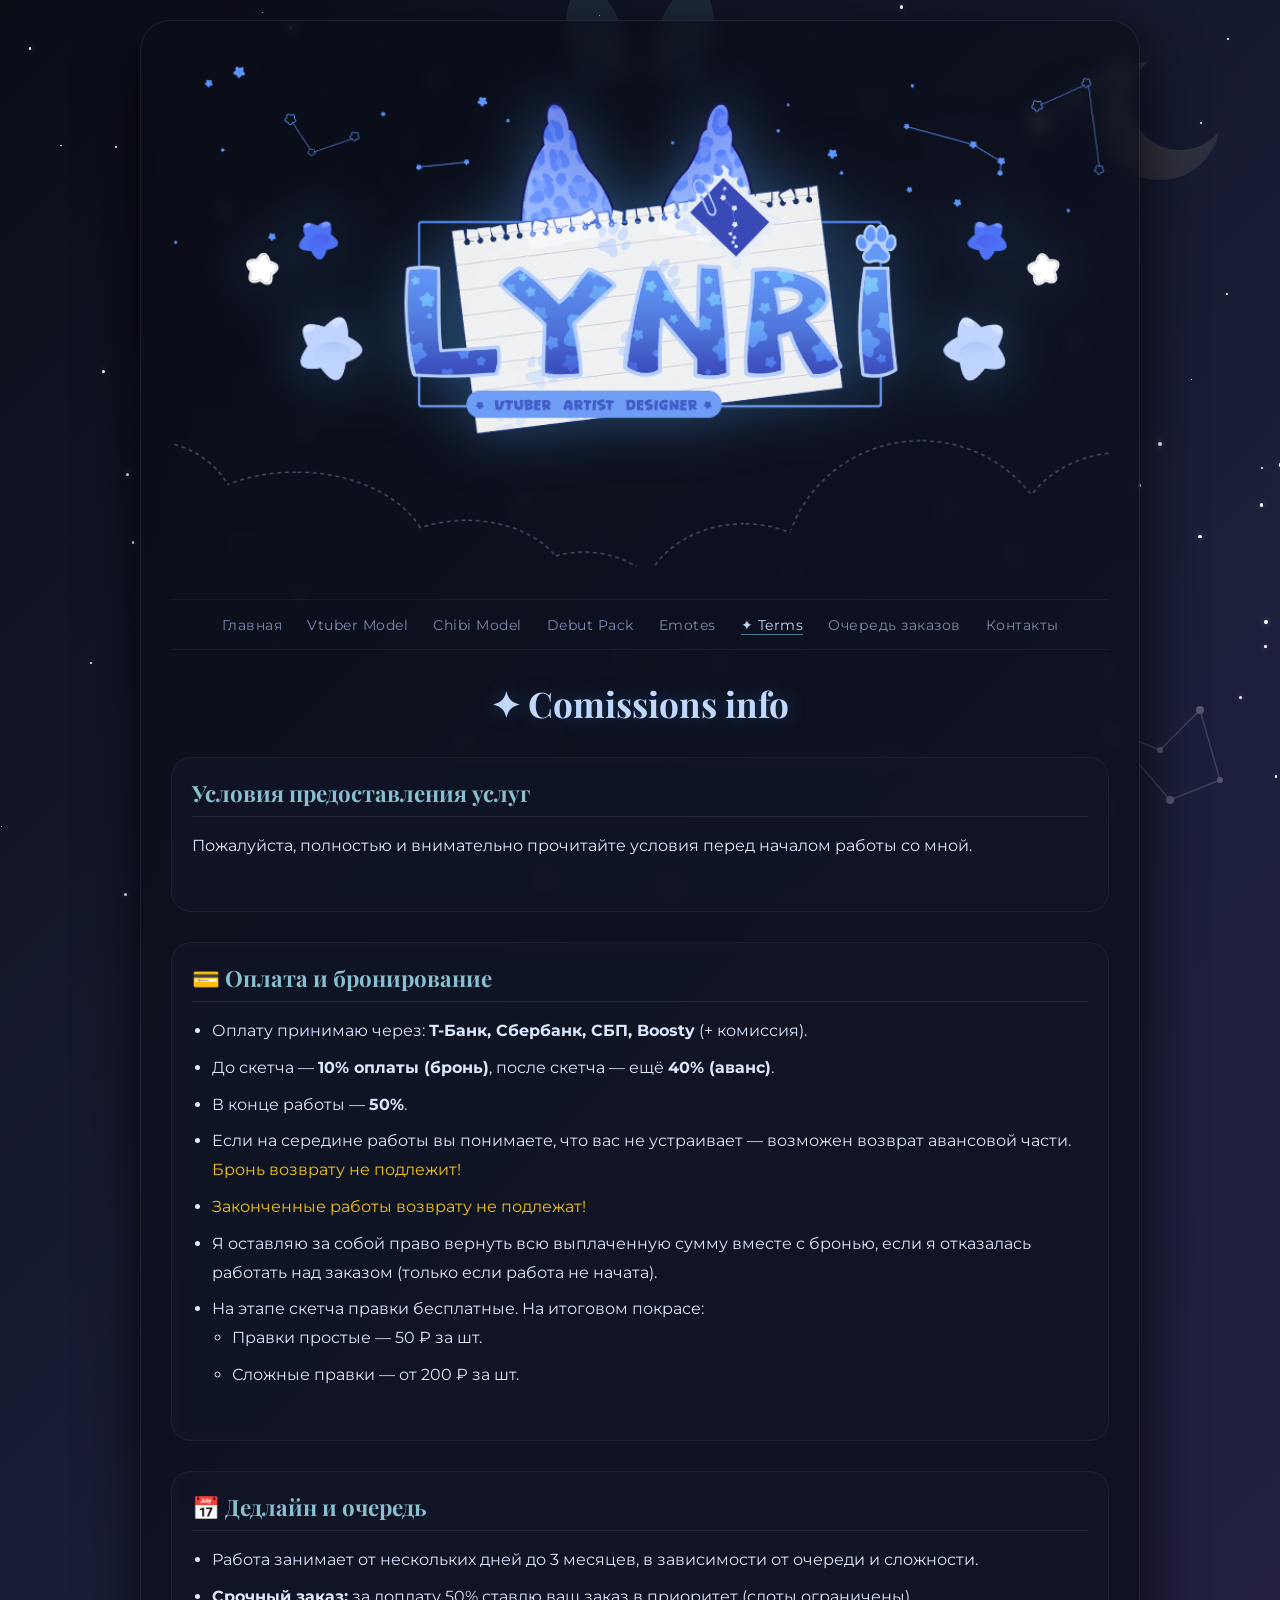
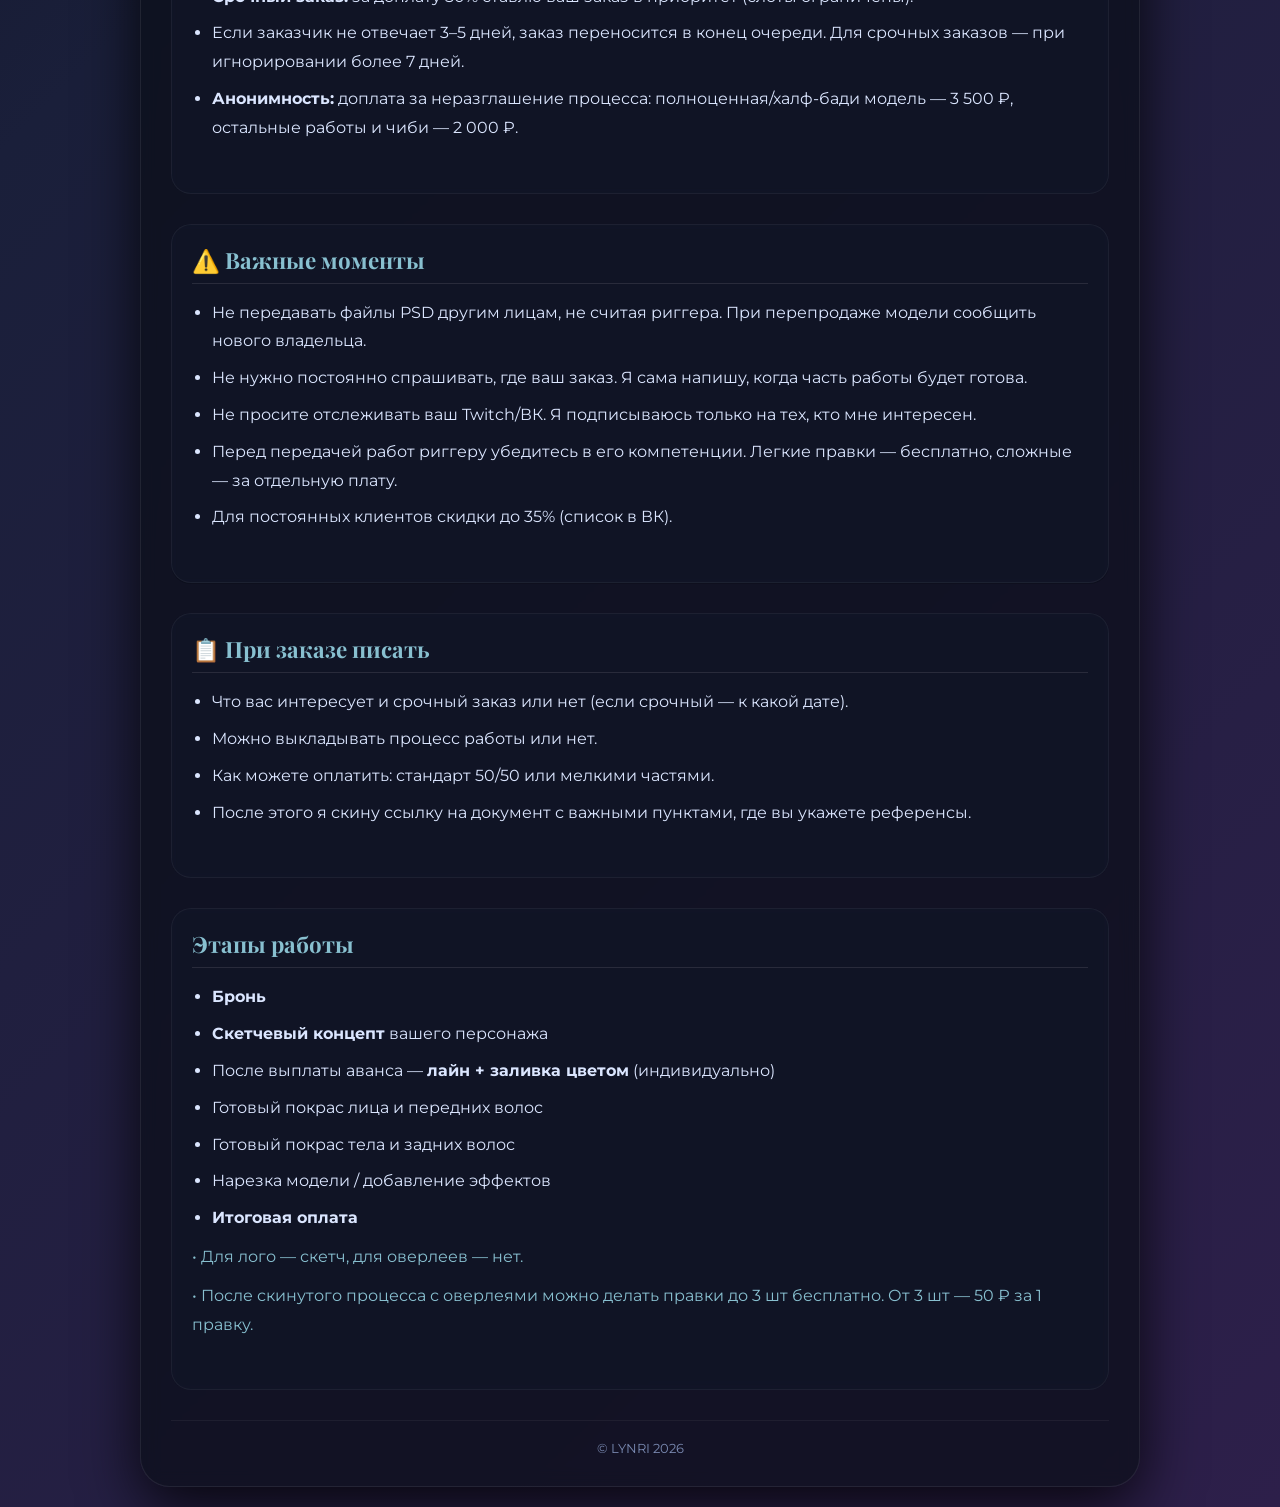
<file: pages/terms.html>
<!DOCTYPE html>
<html lang="ru">
<head>
    <meta charset="UTF-8">
    <meta name="viewport" content="width=device-width, initial-scale=1.0">
    <title>LYNRI — Terms</title>

    <!-- Шрифты + Иконки -->
    <link href="https://fonts.googleapis.com/css2?family=Playfair+Display:ital,wght@0,400;0,600;1,400&family=Montserrat:wght@300;400;500&display=swap" rel="stylesheet">
    <link rel="stylesheet" href="https://cdnjs.cloudflare.com/ajax/libs/font-awesome/6.4.0/css/all.min.css">
    <link rel="stylesheet" href="../style.css">

    <style>
        /* Специфичные стили для Terms */
        .page-title {
            font-family: 'Angelic Bonques', 'Playfair Display', serif;
            font-size: 2.2rem;
            color: #c1d9ff;
            text-shadow: 0 0 20px rgba(79, 172, 254, 0.3);
            text-align: center;
            margin-bottom: 30px;
        }

        .terms-section {
            margin-bottom: 30px;
        }

        .terms-section h3 {
            font-family: 'Angelic Bonques', 'Playfair Display', serif;
            color: #88c0d0;
            font-size: 1.4rem;
            margin-bottom: 15px;
            border-bottom: 1px solid rgba(255,255,255,0.1);
            padding-bottom: 8px;
        }

        .terms-section p, .terms-section ul {
            color: #dbe6ff;
            line-height: 1.8;
            margin-bottom: 10px;
        }

        .terms-section ul {
            padding-left: 20px;
        }

        .terms-section ul li {
            margin-bottom: 8px;
        }

        .terms-section .highlight {
            color: #f1c40f;
        }
    </style>
</head>
<body>

    <!-- =========================================================
        1. ДЕКОРАТИВНЫЕ ЭЛЕМЕНТЫ
        ========================================================= -->
    <div class="stars-wrapper">
        <div id="stars-container"></div>
        <div class="shooting-star"></div>
        <svg class="constellation" viewBox="0 0 200 150">
            <polyline points="30,80 70,40 120,60 160,20 180,90 130,110 70,40" />
            <circle cx="30" cy="80" r="3" />
            <circle cx="70" cy="40" r="4" />
            <circle cx="120" cy="60" r="3" />
            <circle cx="160" cy="20" r="4" />
            <circle cx="180" cy="90" r="3" />
            <circle cx="130" cy="110" r="4" />
        </svg>
        <div class="moon"></div>
        <div class="ears"></div>
    </div>

    <!-- =========================================================
        2. ОСНОВНОЙ КОНТЕЙНЕР
        ========================================================= -->
    <div class="container">

        <!-- ЛОГОТИП -->
        <div class="logo-header">
            <img src="../images/logo.png" alt="LYNRI Logo">
        </div>

        <!-- =========================================================
            3. НАВИГАЦИЯ (МЕНЮ)
            ========================================================= -->
        <nav class="main-nav">
            <ul>
                <li><a href="../index.html">Главная</a></li>
                <li><a href="vtuber.html">Vtuber Model</a></li>
                <li><a href="chibi.html">Chibi Model</a></li>
                <li><a href="debut.html">Debut Pack</a></li>
                <li><a href="emotes.html">Emotes</a></li>
                <li><a href="terms.html" class="highlight-link">✦ Terms</a></li>
                <li><a href="orders.html">Очередь заказов</a></li>
                <li><a href="../index.html#contact">Контакты</a></li>
            </ul>
        </nav>

        <!-- =========================================================
            4. ОСНОВНОЙ КОНТЕНТ
            ========================================================= -->
        <h1 class="page-title">✦ Comissions info</h1>

        <section class="section">
            <div class="terms-section">
                <h3>Условия предоставления услуг</h3>
                <p>Пожалуйста, полностью и внимательно прочитайте условия перед началом работы со мной.</p>
            </div>
        </section>

        <section class="section">
            <div class="terms-section">
                <h3>💳 Оплата и бронирование</h3>
                <ul>
                    <li>Оплату принимаю через: <strong>Т-Банк, Сбербанк, СБП, Boosty</strong> (+ комиссия).</li>
                    <li>До скетча — <strong>10% оплаты (бронь)</strong>, после скетча — ещё <strong>40% (аванс)</strong>.</li>
                    <li>В конце работы — <strong>50%</strong>.</li>
                    <li>Если на середине работы вы понимаете, что вас не устраивает — возможен возврат авансовой части. <span class="highlight">Бронь возврату не подлежит!</span></li>
                    <li><span class="highlight">Законченные работы возврату не подлежат!</span></li>
                    <li>Я оставляю за собой право вернуть всю выплаченную сумму вместе с бронью, если я отказалась работать над заказом (только если работа не начата).</li>
                    <li>На этапе скетча правки бесплатные. На итоговом покрасе:
                        <ul>
                            <li>Правки простые — 50 ₽ за шт.</li>
                            <li>Сложные правки — от 200 ₽ за шт.</li>
                        </ul>
                    </li>
                </ul>
            </div>
        </section>

        <section class="section">
            <div class="terms-section">
                <h3>📅 Дедлайн и очередь</h3>
                <ul>
                    <li>Работа занимает от нескольких дней до 3 месяцев, в зависимости от очереди и сложности.</li>
                    <li><strong>Срочный заказ:</strong> за доплату 50% ставлю ваш заказ в приоритет (слоты ограничены).</li>
                    <li>Если заказчик не отвечает 3–5 дней, заказ переносится в конец очереди. Для срочных заказов — при игнорировании более 7 дней.</li>
                    <li><strong>Анонимность:</strong> доплата за неразглашение процесса: полноценная/халф-бади модель — 3 500 ₽, остальные работы и чиби — 2 000 ₽.</li>
                </ul>
            </div>
        </section>

        <section class="section">
            <div class="terms-section">
                <h3>⚠️ Важные моменты</h3>
                <ul>
                    <li>Не передавать файлы PSD другим лицам, не считая риггера. При перепродаже модели сообщить нового владельца.</li>
                    <li>Не нужно постоянно спрашивать, где ваш заказ. Я сама напишу, когда часть работы будет готова.</li>
                    <li>Не просите отслеживать ваш Twitch/ВК. Я подписываюсь только на тех, кто мне интересен.</li>
                    <li>Перед передачей работ риггеру убедитесь в его компетенции. Легкие правки — бесплатно, сложные — за отдельную плату.</li>
                    <li>Для постоянных клиентов скидки до 35% (список в ВК).</li>
                </ul>
            </div>
        </section>

        <section class="section">
            <div class="terms-section">
                <h3>📋 При заказе писать</h3>
                <ul>
                    <li>Что вас интересует и срочный заказ или нет (если срочный — к какой дате).</li>
                    <li>Можно выкладывать процесс работы или нет.</li>
                    <li>Как можете оплатить: стандарт 50/50 или мелкими частями.</li>
                    <li>После этого я скину ссылку на документ с важными пунктами, где вы укажете референсы.</li>
                </ul>
            </div>
        </section>

        <section class="section">
            <div class="terms-section">
                <h3>Этапы работы</h3>
                <ul>
                    <li><strong>Бронь</strong></li>
                    <li><strong>Скетчевый концепт</strong> вашего персонажа</li>
                    <li>После выплаты аванса — <strong>лайн + заливка цветом</strong> (индивидуально)</li>
                    <li>Готовый покрас лица и передних волос</li>
                    <li>Готовый покрас тела и задних волос</li>
                    <li>Нарезка модели / добавление эффектов</li>
                    <li><strong>Итоговая оплата</strong></li>
                </ul>
                <p style="color: #88c0d0; margin-top: 10px;">• Для лого — скетч, для оверлеев — нет.</p>
                <p style="color: #88c0d0;">• После скинутого процесса с оверлеями можно делать правки до 3 шт бесплатно. От 3 шт — 50 ₽ за 1 правку.</p>
            </div>
        </section>

        <!-- ФУТЕР -->
        <div class="footer-note">
            <p>© LYNRI 2026</p>
        </div>

    </div>

    <!-- =========================================================
        ЛАЙТБОКС (МОДАЛЬНОЕ ОКНО)
        ========================================================= -->
    <div id="lightbox-modal" style="display:none; position:fixed; top:0; left:0; width:100%; height:100%; background:rgba(0,0,0,0.9); z-index:9999; justify-content:center; align-items:center; cursor:pointer;">
        <span style="position:absolute; top:20px; right:30px; color:#fff; font-size:40px; font-weight:bold; cursor:pointer;">×</span>
        <img id="lightbox-image" style="max-width:90%; max-height:90%; border-radius:8px; box-shadow:0 0 30px rgba(0,0,0,0.5);">
    </div>

    <script src="../scripts.js"></script>

</body>
</html>
</file>
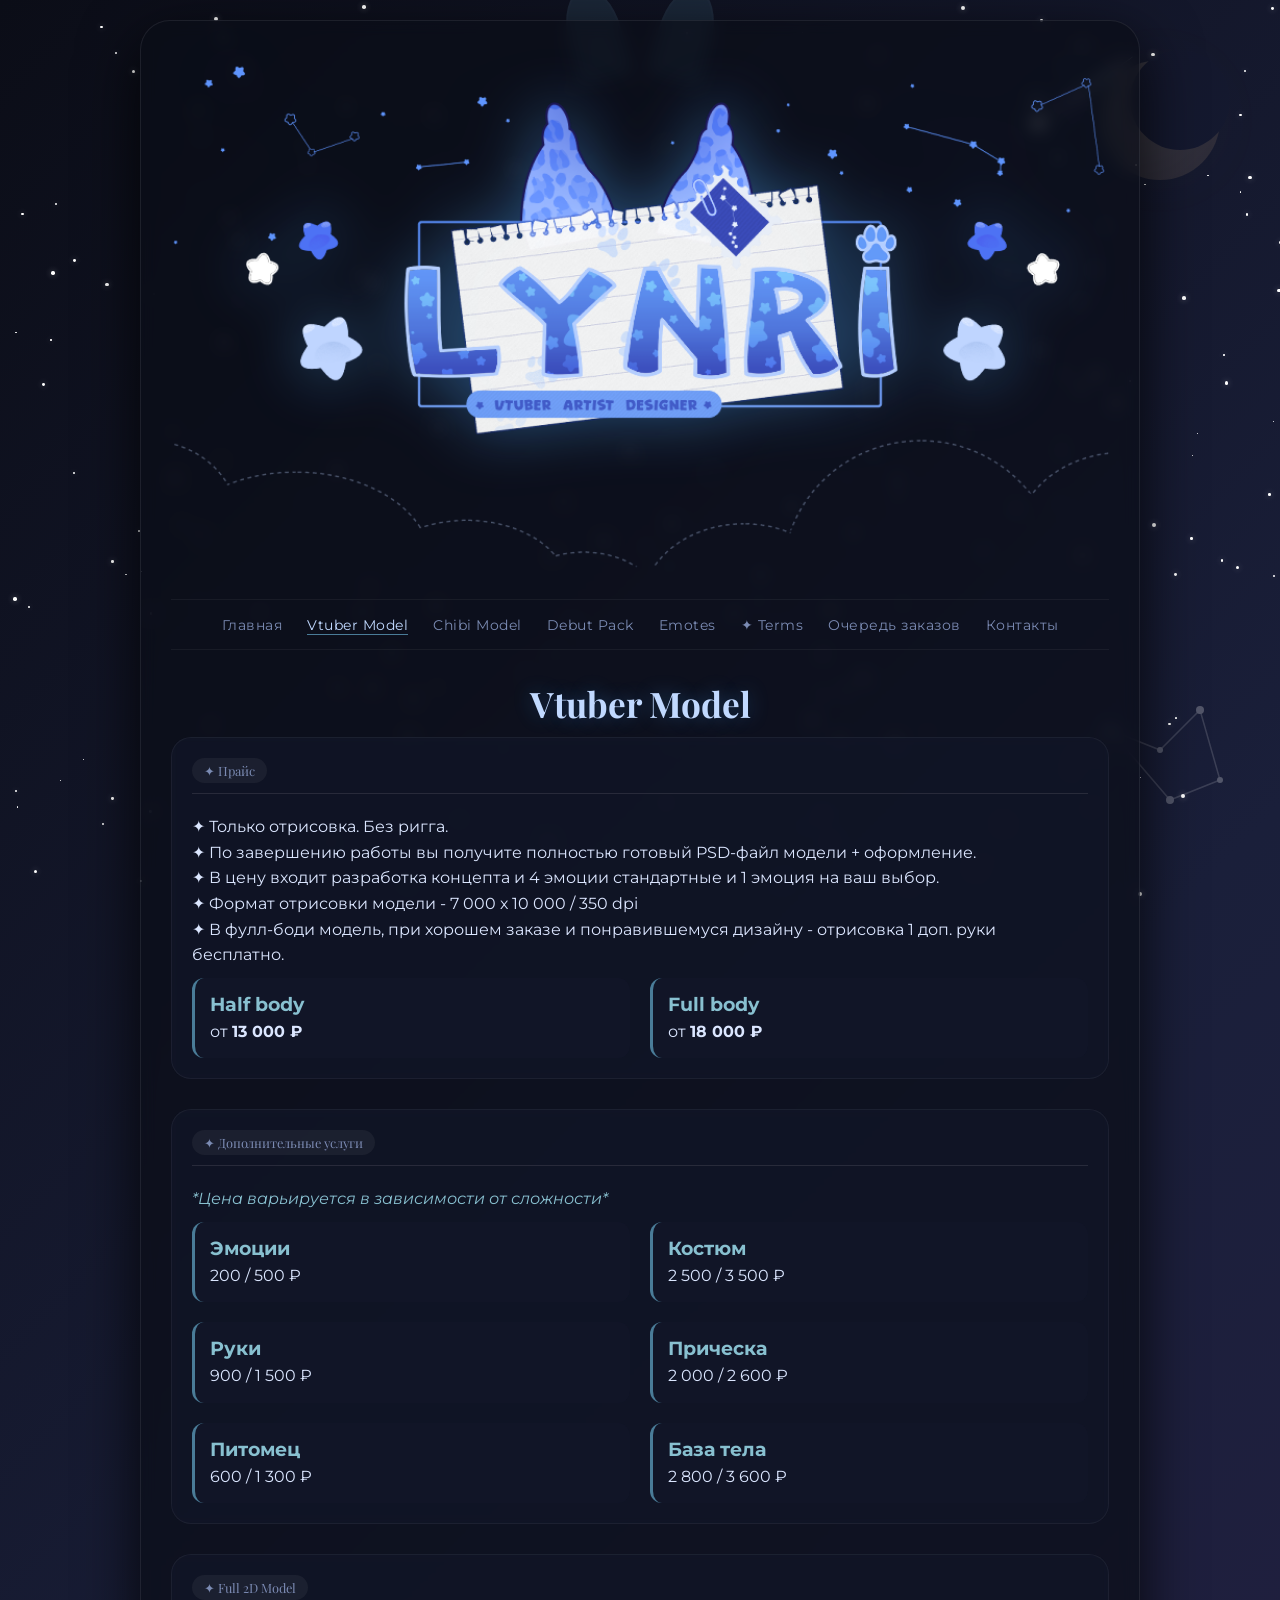
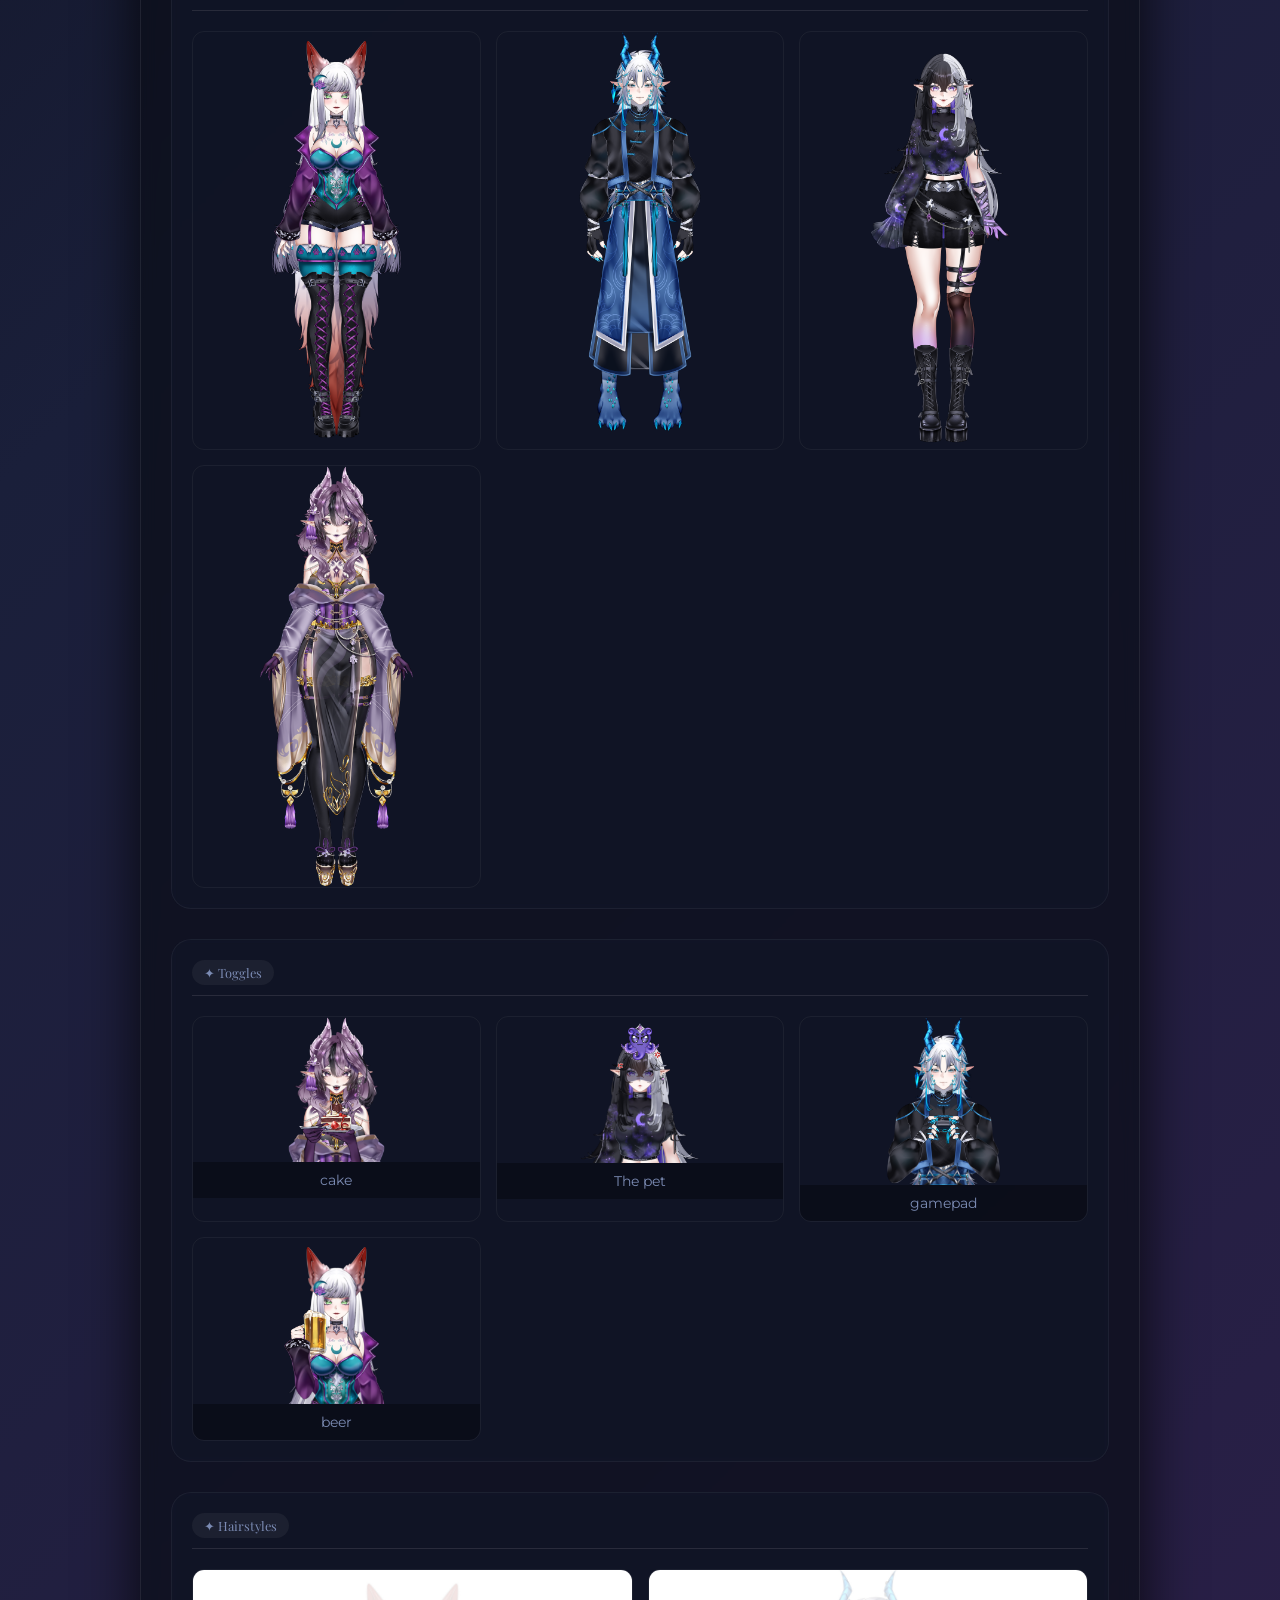
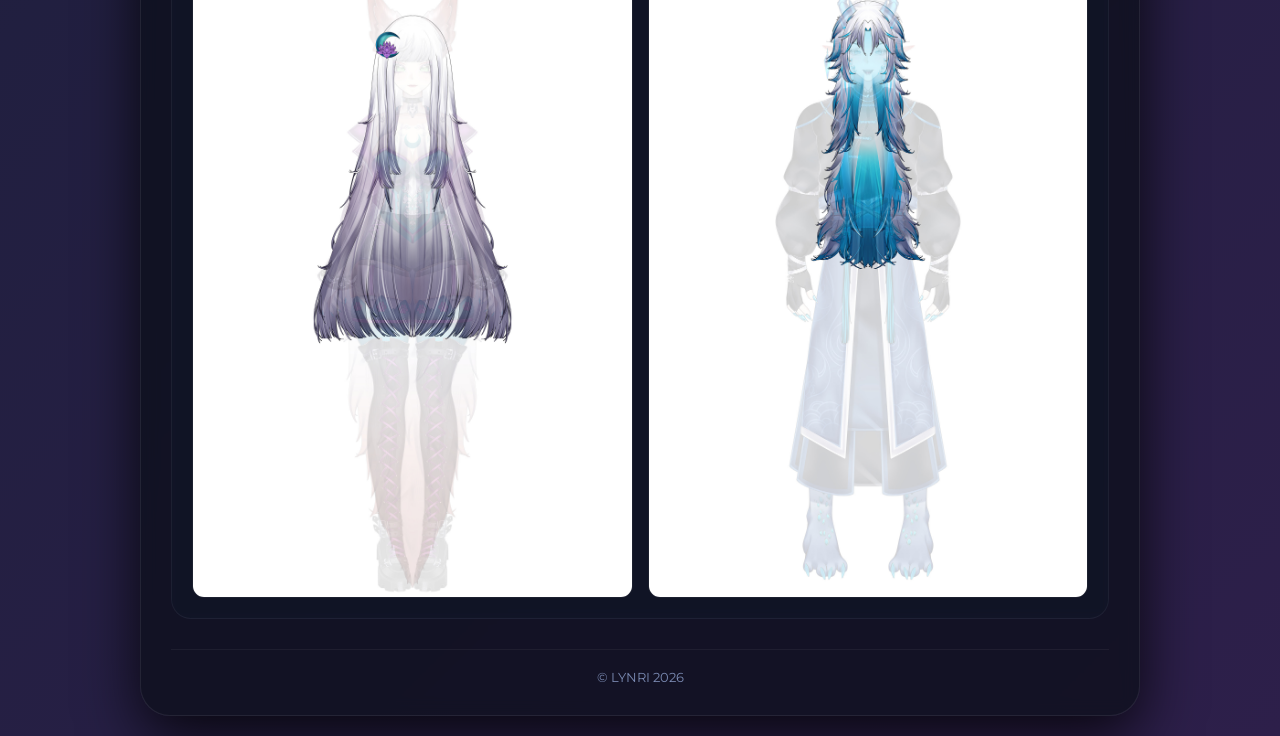
<file: pages/vtuber.html>
<!DOCTYPE html>
<html lang="ru">
<head>
    <meta charset="UTF-8">
    <meta name="viewport" content="width=device-width, initial-scale=1.0">
    <title>LYNRI — Vtuber Model</title>

    <!-- Шрифты + Иконки -->
    <link href="https://fonts.googleapis.com/css2?family=Playfair+Display:ital,wght@0,400;0,600;1,400&family=Montserrat:wght@300;400;500&display=swap" rel="stylesheet">
    <link rel="stylesheet" href="https://cdnjs.cloudflare.com/ajax/libs/font-awesome/6.4.0/css/all.min.css">
    <link rel="stylesheet" href="../style.css">

    <style>
        /* Специфичные стили для страницы Vtuber Model (можно добавить в style.css) */
        .page-title {
            font-family: 'Angelic Bonques', 'Playfair Display', serif;
            font-size: 2.2rem;
            color: #c1d9ff;
            text-shadow: 0 0 20px rgba(79, 172, 254, 0.3);
            text-align: center;
            margin-bottom: 10px;
        }

        .price-list {
            display: grid;
            grid-template-columns: 1fr 1fr;
            gap: 20px;
            margin-top: 10px;
        }

        .price-item {
            background: rgba(20, 25, 45, 0.4);
            padding: 15px;
            border-radius: 12px;
            border-left: 3px solid #4a7c98;
        }

        .price-item h3 {
            color: #88c0d0;
            margin-bottom: 5px;
        }

        .price-item p {
            color: #dbe6ff;
            line-height: 1.4;
        }

        /* Сетка для изображений */
        .image-grid {
            display: grid;
            grid-template-columns: repeat(auto-fit, minmax(250px, 1fr));
            gap: 15px;
            margin-top: 10px;
        }

        .image-item {
            border-radius: 12px;
            overflow: hidden;
            border: 1px solid rgba(255,255,255,0.05);
            transition: transform 0.2s, box-shadow 0.2s;
        }

        .image-item img {
            width: 100%;
            height: auto;
            display: block;
        }

        .image-item:hover {
            transform: scale(1.02);
            box-shadow: 0 0 30px rgba(79, 172, 254, 0.2);
        }

        .image-caption {
            padding: 10px;
            text-align: center;
            color: #7b8bb3;
            font-size: 0.85rem;
            background: rgba(0,0,0,0.3);
        }

        .sub-section-title {
            font-family: 'Angelic Bonques', 'Playfair Display', serif;
            color: #99b4e6;
            font-size: 1.4rem;
            margin: 20px 0 10px 0;
            border-bottom: 1px solid rgba(255,255,255,0.1);
            padding-bottom: 5px;
        }

        /* Адаптация для мобильных */
        @media (max-width: 700px) {
            .price-list {
                grid-template-columns: 1fr;
            }
            .image-grid {
                grid-template-columns: repeat(auto-fit, minmax(150px, 1fr));
            }
        }
    </style>
</head>
<body>

    <!-- =========================================================
        1. ДЕКОРАТИВНЫЕ ЭЛЕМЕНТЫ
        ========================================================= -->
    <div class="stars-wrapper">
        <div id="stars-container"></div>
        <div class="shooting-star"></div>
        <svg class="constellation" viewBox="0 0 200 150">
            <polyline points="30,80 70,40 120,60 160,20 180,90 130,110 70,40" />
            <circle cx="30" cy="80" r="3" />
            <circle cx="70" cy="40" r="4" />
            <circle cx="120" cy="60" r="3" />
            <circle cx="160" cy="20" r="4" />
            <circle cx="180" cy="90" r="3" />
            <circle cx="130" cy="110" r="4" />
        </svg>
        <div class="moon"></div>
        <div class="ears"></div>
    </div>

    <!-- =========================================================
        2. ОСНОВНОЙ КОНТЕЙНЕР
        ========================================================= -->
    <div class="container">

        <!-- ЛОГОТИП -->
        <div class="logo-header">
            <img src="../images/logo.png" alt="LYNRI Logo">
        </div>

        <!-- =========================================================
            3. НАВИГАЦИЯ (МЕНЮ)
            ========================================================= -->
        <nav class="main-nav">
            <ul>
                <li><a href="../index.html">Главная</a></li>
                <li><a href="vtuber.html" class="highlight-link">Vtuber Model</a></li>
                <li><a href="chibi.html">Chibi Model</a></li>
                <li><a href="debut.html">Debut Pack</a></li>
                <li><a href="emotes.html">Emotes</a></li>
                <li><a href="terms.html">✦ Terms</a></li>
                <li><a href="orders.html">Очередь заказов</a></li>
                <li><a href="../index.html#contact">Контакты</a></li>
            </ul>
        </nav>

        <!-- =========================================================
            4. ОСНОВНОЙ КОНТЕНТ
            ========================================================= -->
        <h1 class="page-title">Vtuber Model</h1>

        <!-- ПРАЙС -->
        <section class="section">
            <div class="section-title">
                <span>✦ Прайс</span>
            </div>
            <div class="about-text">
                <p>✦ Только отрисовка. Без ригга.</p>
                <p>✦ По завершению работы вы получите полностью готовый PSD-файл модели + оформление.</p>
                <p>✦ В цену входит разработка концепта и 4 эмоции стандартные и 1 эмоция на ваш выбор.</p>
                <p>✦ Формат отрисовки модели - 7 000 х 10 000 / 350 dpi</p>
                <p>✦ В фулл-боди модель, при хорошем заказе и понравившемуся дизайну - отрисовка 1 доп. руки бесплатно.</p>
            </div>
            <div class="price-list">
                <div class="price-item">
                    <h3>Half body</h3>
                    <p>от <strong>13 000 ₽</strong></p>
                </div>
                <div class="price-item">
                    <h3>Full body</h3>
                    <p>от <strong>18 000 ₽</strong></p>
                </div>
            </div>
        </section>

        <!-- ДОПОЛНИТЕЛЬНЫЕ УСЛУГИ -->
        <section class="section">
            <div class="section-title">
                <span>✦ Дополнительные услуги</span>
            </div>
            <div class="about-text">
                <p style="color: #88c0d0; font-style: italic;">*Цена варьируется в зависимости от сложности*</p>
            </div>
            <div class="price-list">
                <div class="price-item">
                    <h3>Эмоции</h3>
                    <p>200 / 500 ₽</p>
                </div>
                <div class="price-item">
                    <h3>Костюм</h3>
                    <p>2 500 / 3 500 ₽</p>
                </div>
                <div class="price-item">
                    <h3>Руки</h3>
                    <p>900 / 1 500 ₽</p>
                </div>
                <div class="price-item">
                    <h3>Прическа</h3>
                    <p>2 000 / 2 600 ₽</p>
                </div>
                <div class="price-item">
                    <h3>Питомец</h3>
                    <p>600 / 1 300 ₽</p>
                </div>
                <div class="price-item">
                    <h3>База тела</h3>
                    <p>2 800 / 3 600 ₽</p>
                </div>
            </div>
        </section>

        <!-- ГАЛЕРЕЯ: FULL 2D MODEL -->
        <section class="section">
            <div class="section-title">
                <span>✦ Full 2D Model</span>
            </div>
            <div class="image-grid">
                <!-- ЗАМЕНИТЕ ПУТИ НА ВАШИ ИЗОБРАЖЕНИЯ -->
                <div class="image-item">
                    <img src="../images/full_model1.png" alt="Full Model 1">
                </div>
                <div class="image-item">
                    <img src="../images/full_model2.png" alt="Full Model 2">
                </div>
                <div class="image-item">
                    <img src="../images/full_model3.png" alt="Full Model 2">
                </div>
                <div class="image-item">
                    <img src="../images/full_model4.png" alt="Full Model 2">
                </div>
            </div>
        </section>

        <!-- ГАЛЕРЕЯ: TOGGLES -->
        <section class="section">
            <div class="section-title">
                <span>✦ Toggles</span>
            </div>
            <div class="image-grid">
                <div class="image-item">
                    <img src="../images/cake1.png" alt="Toggle 1">
                    <div class="image-caption">cake</div>
                </div>
                <div class="image-item">
                    <img src="../images/pet2.png" alt="Toggle 2">
                    <div class="image-caption">The pet</div>
                </div>
                <div class="image-item">
                    <img src="../images/gamepad3.png" alt="Toggle 3">
                    <div class="image-caption">gamepad</div>
                </div>
                <div class="image-item">
                    <img src="../images/beer4.png" alt="Toggle 4">
                    <div class="image-caption">beer</div>
                </div>
            </div>
        </section>

        <!-- ГАЛЕРЕЯ: HAIRSTYLES -->
        <section class="section">
            <div class="section-title">
                <span>✦ Hairstyles</span>
            </div>
            <div class="image-grid">
                <div class="image-item">
                    <img src="../images/hair1.jpg" alt="Hairstyle 1">
                </div>
                <div class="image-item">
                    <img src="../images/hair2.jpg" alt="Hairstyle 2">
                </div>
            </div>
        </section>

        <!-- ФУТЕР -->
        <div class="footer-note">
            <p>© LYNRI 2026</p>
        </div>

    </div>

    <!-- =========================================================
        5. СКРИПТЫ (ЗВЁЗДЫ)
        ========================================================= -->
    <script>
        function createStars() {
            const container = document.getElementById('stars-container');
            const count = 120;
            for (let i = 0; i < count; i++) {
                const star = document.createElement('div');
                star.className = 'star';
                const size = Math.random() * 3 + 1;
                star.style.width = size + 'px';
                star.style.height = size + 'px';
                star.style.left = Math.random() * 100 + '%';
                star.style.top = Math.random() * 100 + '%';
                star.style.setProperty('--duration', (Math.random() * 3 + 2) + 's');
                star.style.animationDelay = Math.random() * 5 + 's';
                container.appendChild(star);
            }
        }
        createStars();
    </script>

    <!-- =========================================================
    ЛАЙТБОКС (ЧИСТЫЙ JS)
    ========================================================= -->
    <div id="lightbox-modal" style="display:none; position:fixed; top:0; left:0; width:100%; height:100%; background:rgba(0,0,0,0.9); z-index:9999; justify-content:center; align-items:center; cursor:pointer;">
        <span style="position:absolute; top:20px; right:30px; color:#fff; font-size:40px; font-weight:bold; cursor:pointer;">×</span>
        <img id="lightbox-image" style="max-width:90%; max-height:90%; border-radius:8px; box-shadow:0 0 30px rgba(0,0,0,0.5);">
    </div>

    <script src="../scripts.js"></script>
</body>
</html>
</file>
<file: style.css>
/* =========================================================
   1. БАЗОВЫЕ ЦВЕТА И ФОН (ГРАДИЕНТ)
   ========================================================= */
* {
    box-sizing: border-box;
    margin: 0;
    padding: 0;
}

body {
    background: linear-gradient(135deg, #0b0d17 0%, #1a1f3a 40%, #2d1f4a 100%);
    min-height: 100vh;
    color: #e0e5ff;
    font-family: 'Montserrat', sans-serif;
    display: flex;
    justify-content: center;
    padding: 20px;
    overflow-x: hidden;
}

.container {
    position: relative;
    z-index: 1;
    max-width: 1000px; /* Чуть шире для портфолио */
    width: 100%;
    background: rgba(11, 13, 23, 0.7);
    backdrop-filter: blur(8px);
    padding: 30px;
    border-radius: 30px;
    border: 1px solid rgba(255,255,255,0.08);
    box-shadow: 0 20px 60px rgba(0,0,0,0.8);
}

/* =========================================================
   2. ДЕКОРАТИВНЫЕ ЭЛЕМЕНТЫ (ЗВЁЗДЫ, ЛУНА, СОЗВЕЗДИЕ)
   ========================================================= */
.stars-wrapper {
    position: fixed;
    top: 0;
    left: 0;
    width: 100%;
    height: 100%;
    pointer-events: none;
    z-index: 0;
    overflow: hidden;
}

.star {
    position: absolute;
    background: #fff;
    border-radius: 50%;
    animation: twinkle var(--duration) ease-in-out infinite alternate;
    box-shadow: 0 0 6px rgba(255,255,255,0.4);
}

@keyframes twinkle {
    0% { opacity: 0.3; transform: scale(0.8); }
    100% { opacity: 1; transform: scale(1.2); }
}

.shooting-star {
    position: absolute;
    top: 10%;
    left: 80%;
    width: 120px;
    height: 2px;
    background: linear-gradient(to right, rgba(255,255,255,0), #ffffff);
    border-radius: 50%;
    transform: rotate(-35deg);
    animation: shoot 8s linear infinite;
    box-shadow: 0 0 20px rgba(255,255,255,0.5);
}

.shooting-star::after {
    content: '';
    position: absolute;
    top: -3px;
    left: 0;
    width: 8px;
    height: 8px;
    background: #fff;
    border-radius: 50%;
    box-shadow: 0 0 20px #fff;
}

@keyframes shoot {
    0% { transform: translate(0, 0) rotate(-35deg); opacity: 0; }
    5% { opacity: 1; }
    20% { opacity: 1; }
    40% { opacity: 0; transform: translate(-600px, 400px) rotate(-35deg); }
    100% { opacity: 0; }
}

.constellation {
    position: fixed;
    bottom: 60px;
    right: 40px;
    width: 200px;
    height: 150px;
    opacity: 0.25;
    z-index: 0;
    stroke: rgba(255,255,255,0.6);
    fill: none;
    stroke-width: 1.5;
}

.constellation circle {
    fill: #fff;
    stroke: none;
}

.moon {
    position: fixed;
    top: 60px;
    right: 60px;
    width: 120px;
    height: 120px;
    opacity: 0.15;
    z-index: 0;
    background: radial-gradient(circle at 30% 30%, #ffe5b4, #b08d6a);
    border-radius: 50%;
    box-shadow: 0 0 80px rgba(255, 235, 180, 0.2);
}

.moon::after {
    content: '';
    position: absolute;
    top: -10px;
    left: 30px;
    width: 100px;
    height: 100px;
    background: #1a1f3a;
    border-radius: 50%;
}

.ears {
    position: fixed;
    top: 0;
    left: 50%;
    transform: translateX(-50%);
    width: 300px;
    height: 80px;
    z-index: 0;
    opacity: 0.2;
    pointer-events: none;
}

.ears::before, .ears::after {
    content: '';
    position: absolute;
    bottom: 0;
    width: 50px;
    height: 90px;
    background: #4a7c98;
    border-radius: 50% 50% 0 0;
    transform-origin: bottom center;
    border: 2px solid rgba(255,255,255,0.1);
}

.ears::before {
    left: 30%;
    transform: rotate(-15deg);
}

.ears::after {
    right: 30%;
    transform: rotate(15deg);
}

/* =========================================================
   3. ЛОГОТИП И СОЦСЕТИ
   ========================================================= */
.logo-header {
    text-align: center;
    margin-bottom: 10px;
}

.logo-header img {
    max-width: 100%;
    width: 100%;
    height: auto;
    filter: drop-shadow(0 0 30px rgba(79, 172, 254, 0.4));
}

.social-links {
    display: flex;
    justify-content: center;
    gap: 15px;
    flex-wrap: wrap;
    margin: 10px 0 20px 0;
}

.social-links a {
    color: #c1d9ff;
    text-decoration: none;
    font-size: 0.8rem;
    padding: 8px 18px;
    border-radius: 30px;
    background: rgba(255, 255, 255, 0.06);
    border: 1px solid rgba(255, 255, 255, 0.1);
    backdrop-filter: blur(4px);
    display: inline-flex;
    align-items: center;
    gap: 8px;
    transition: all 0.3s ease;
    letter-spacing: 0.5px;
    font-weight: 400;
    text-transform: uppercase;
}

.social-links a i {
    font-size: 1.1em;
}

.social-links a:hover {
    transform: scale(1.05);
    background: rgba(79, 172, 254, 0.15);
    border-color: #4a7c98;
    box-shadow: 0 0 25px rgba(79, 172, 254, 0.15);
    color: #fff;
}

/* =========================================================
   4. НАВИГАЦИЯ (МЕНЮ)
   ========================================================= */
.main-nav {
    margin: 20px 0 30px 0;
    border-top: 1px solid rgba(255,255,255,0.05);
    border-bottom: 1px solid rgba(255,255,255,0.05);
    padding: 15px 0;
    text-align: center;
}

.main-nav ul {
    list-style: none;
    display: flex;
    flex-wrap: wrap;
    justify-content: center;
    gap: 10px 25px;
}

.main-nav ul li a {
    color: #7b8bb3;
    text-decoration: none;
    font-size: 0.9rem;
    transition: color 0.2s, transform 0.2s;
    letter-spacing: 0.5px;
}

.main-nav ul li a:hover {
    color: #c1d9ff;
    transform: scale(1.05);
}

.main-nav ul li a.highlight-link {
    color: #c1d9ff;
    border-bottom: 1px solid #4a7c98;
}

/* =========================================================
   5. СЕКЦИИ И КАРТОЧКИ (общие стили для всех страниц)
   ========================================================= */
.section {
    background: rgba(20, 25, 45, 0.6);
    backdrop-filter: blur(4px);
    border-radius: 20px;
    padding: 20px;
    margin-bottom: 30px;
    border: 1px solid rgba(255,255,255,0.05);
}

.section-title {
    font-family: 'Angelic Bonques', 'Playfair Display', serif;
    font-size: 1.4rem;
    color: #99b4e6;
    border-bottom: 1px solid rgba(255,255,255,0.1);
    padding-bottom: 10px;
    margin-bottom: 20px;
    display: flex;
    justify-content: space-between;
    align-items: center;
}

.section-title span {
    font-size: 0.8rem;
    background: rgba(255,255,255,0.05);
    padding: 4px 12px;
    border-radius: 20px;
    color: #7b8bb3;
}

.about-content {
    display: flex;
    gap: 20px;
    flex-wrap: wrap;
    align-items: center;
}

.about-image img {
    width: 150px;
    height: 150px;
    object-fit: cover;
    border-radius: 50%;
    border: 2px solid #4a7c98;
}

.about-text {
    flex: 1;
    line-height: 1.6;
    color: #dbe6ff;
}

/* =========================================================
   6. ПОРТФОЛИО (СЕТКА) - для главной
   ========================================================= */
.portfolio-grid {
    display: grid;
    grid-template-columns: repeat(auto-fit, minmax(180px, 1fr));
    gap: 15px;
}

.portfolio-card {
    position: relative;
    border-radius: 12px;
    overflow: hidden;
    display: block;
    border: 1px solid rgba(255,255,255,0.05);
    transition: transform 0.2s, box-shadow 0.2s;
    height: 200px;
}

.portfolio-card img {
    width: 100%;
    height: 100%;
    object-fit: cover;
}

.portfolio-card:hover {
    transform: scale(1.02);
    box-shadow: 0 0 30px rgba(79, 172, 254, 0.2);
}

.portfolio-card .card-overlay {
    position: absolute;
    bottom: 0;
    left: 0;
    width: 100%;
    background: linear-gradient(to top, rgba(0,0,0,0.8), transparent);
    padding: 20px 10px 10px;
    text-align: center;
}

.portfolio-card .card-overlay span {
    color: #fff;
    font-weight: 600;
    font-size: 0.9rem;
}

/* =========================================================
   7. КОНТАКТЫ (БЛОК)
   ========================================================= */
.contact-links {
    display: flex;
    flex-direction: column;
    gap: 10px;
    align-items: center;
}

.contact-links a {
    color: #c1d9ff;
    text-decoration: none;
    font-size: 1rem;
    transition: color 0.2s;
    display: flex;
    align-items: center;
    gap: 10px;
}

.contact-links a:hover {
    color: #fff;
}

.footer-note {
    text-align: center;
    color: #7b8bb3;
    font-size: 0.8rem;
    padding: 20px 0 0 0;
    border-top: 1px solid rgba(255,255,255,0.05);
}

/* =========================================================
   8. АДАПТИВ (Мобильные)
   ========================================================= */
@media (max-width: 700px) {
    .container { padding: 15px; }
    .main-nav ul { flex-direction: column; gap: 8px; }
    .about-content { flex-direction: column; align-items: center; text-align: center; }
    .portfolio-grid { grid-template-columns: repeat(auto-fit, minmax(140px, 1fr)); }
    .portfolio-card { height: 150px; }
    .logo-header img { max-width: 200px; }
    .social-links a { padding: 6px 14px; font-size: 0.7rem; }
    .moon, .constellation { display: none; }
    .ears { opacity: 0.1; width: 200px; height: 50px; }
}
</file>
